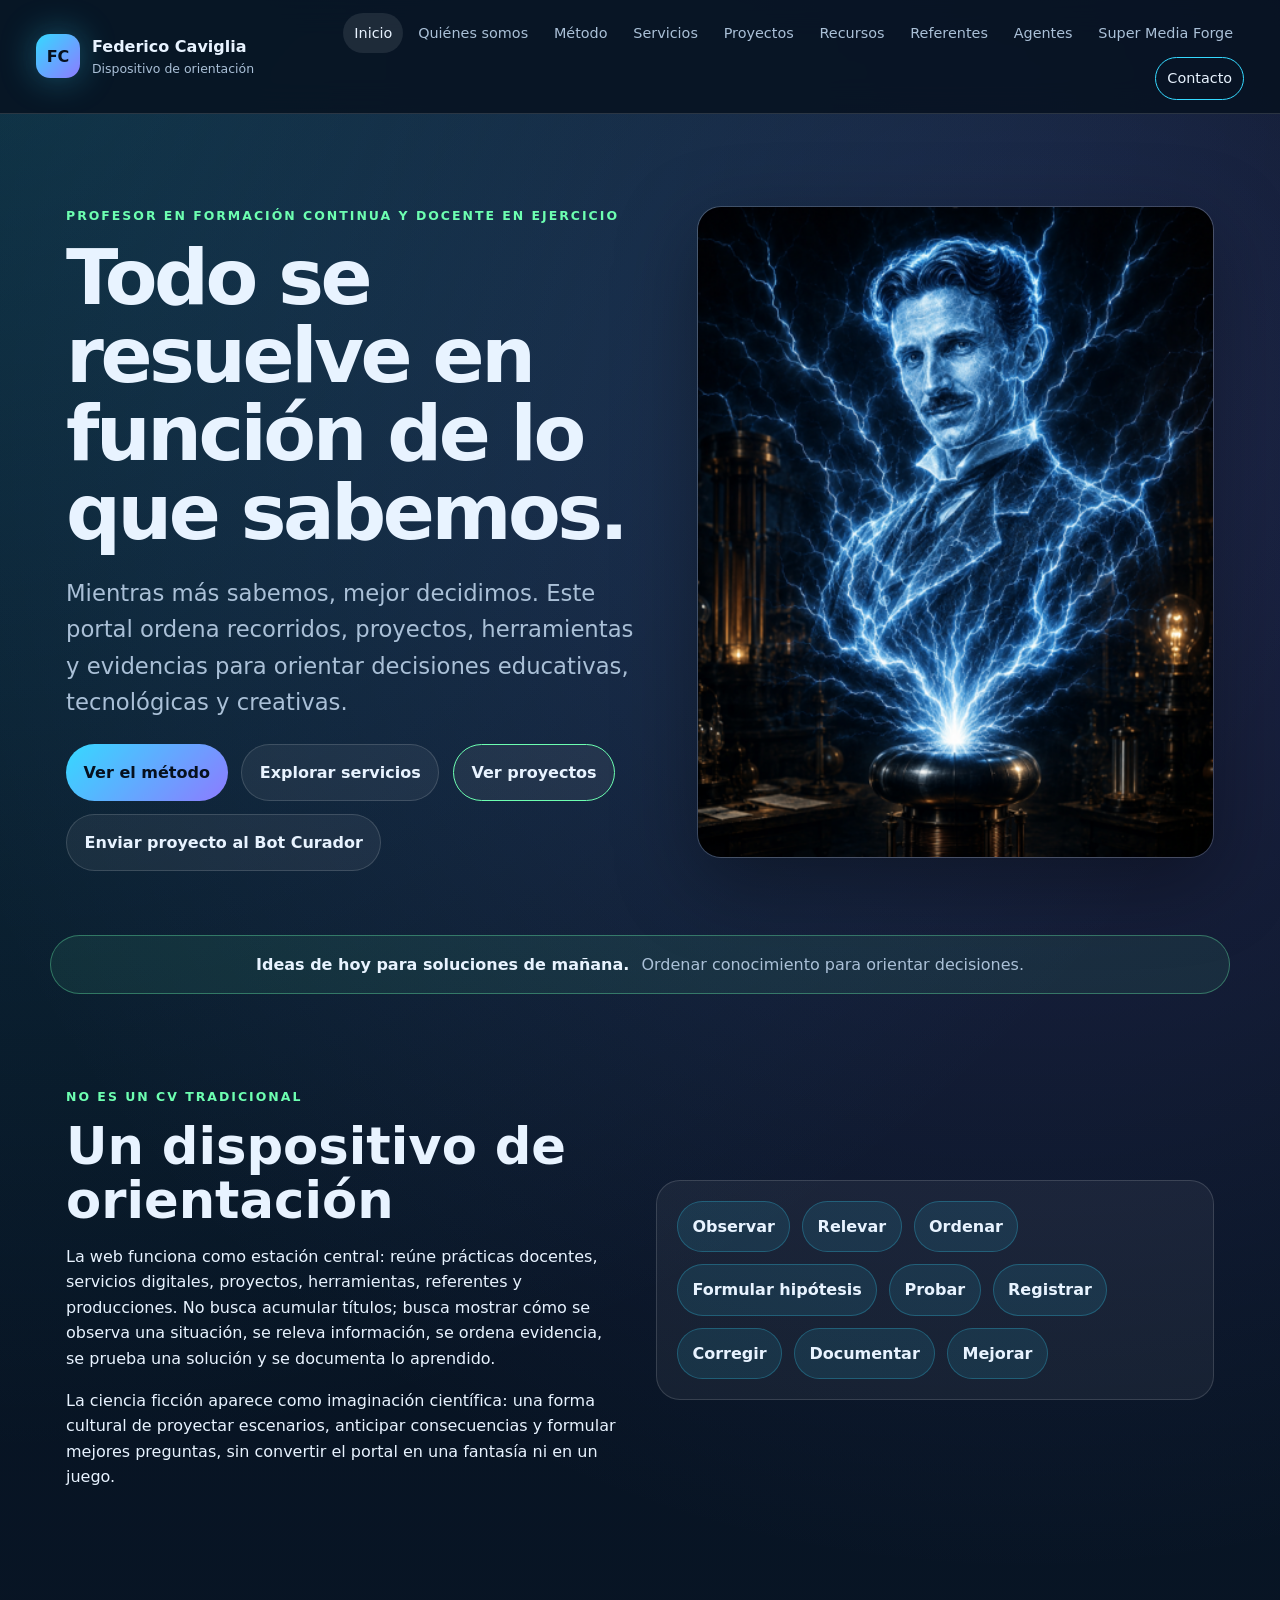
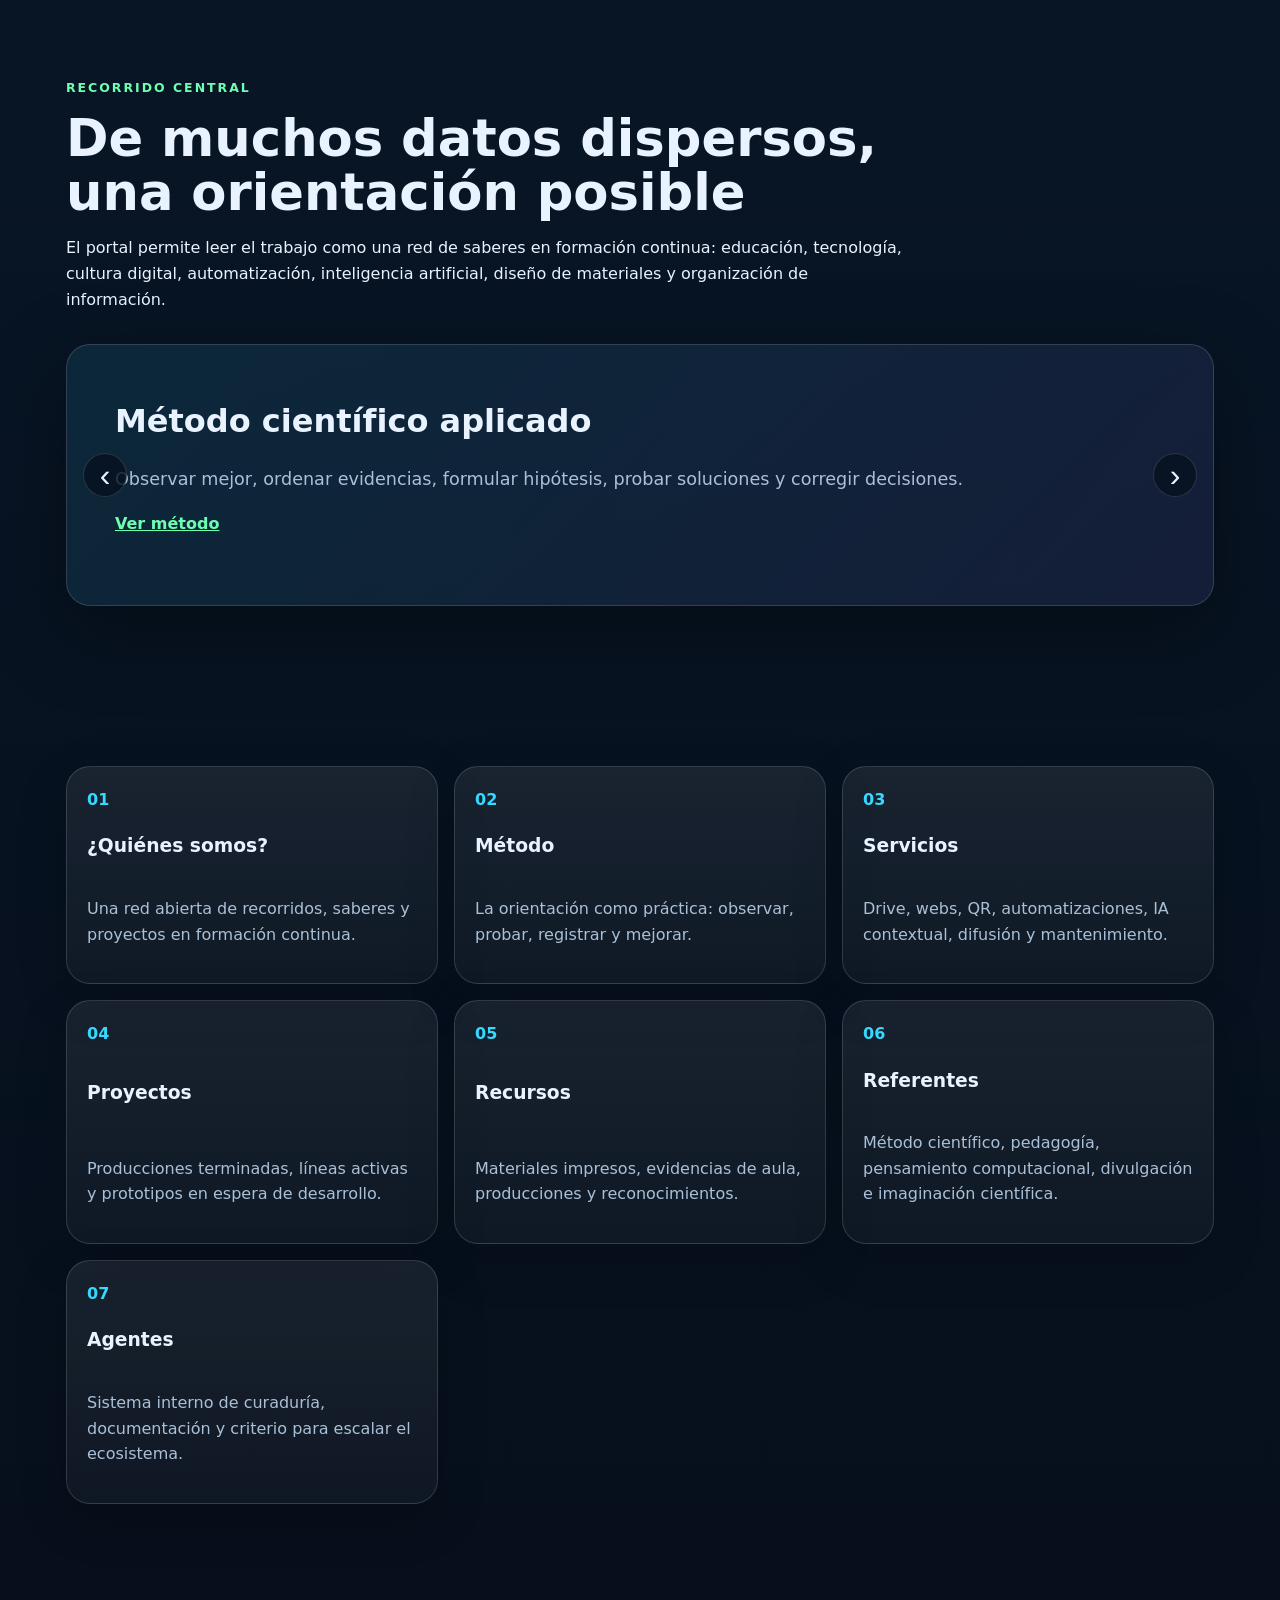
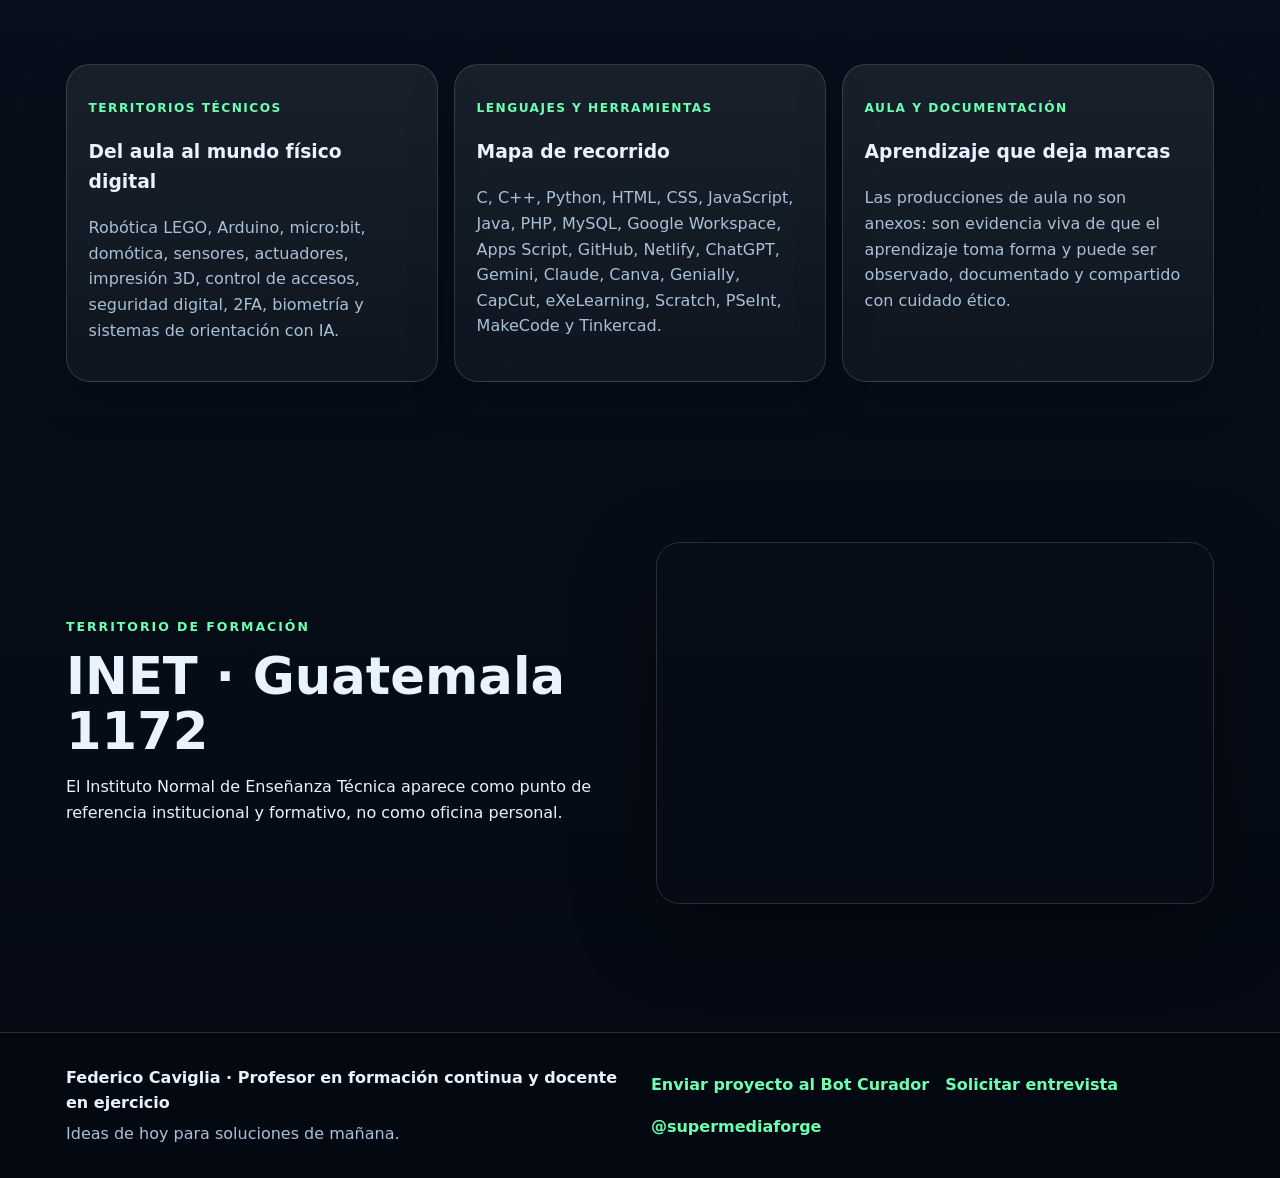
<file: index.html>
<!DOCTYPE html>
<html lang="es-UY">
<head>
  <meta charset="UTF-8" />
  <meta name="viewport" content="width=device-width, initial-scale=1.0" />
  <title>Inicio | Federico Caviglia</title>
  <meta name="description" content="Dispositivo de orientación docente, tecnológico y profesional basado en método científico." />
  <meta name="author" content="Federico Caviglia" />
  <meta name="theme-color" content="#07111f" />
  <meta property="og:title" content="Inicio | Federico Caviglia" />
  <meta property="og:description" content="Dispositivo de orientación docente, tecnológico y profesional basado en método científico." />
  <meta property="og:type" content="website" />
  <meta property="og:url" content="https://federico-caviglia.netlify.app/" />
  <meta property="og:image" content="https://federico-caviglia.netlify.app/assets/img/og-image.svg" />
  <meta name="twitter:card" content="summary_large_image" />
  <meta name="twitter:title" content="Inicio | Federico Caviglia" />
  <meta name="twitter:description" content="Dispositivo de orientación docente, tecnológico y profesional basado en método científico." />
  <meta name="twitter:image" content="https://federico-caviglia.netlify.app/assets/img/og-image.svg" />
  <link rel="preload" href="assets/css/styles.css" as="style" />
  <link rel="stylesheet" href="assets/css/styles.css" />
  <script defer src="assets/js/main.js"></script>
</head>
<body data-page="inicio">
  <a class="skip-link" href="#contenido">Saltar al contenido</a>
  <header class="site-header">
    <nav class="nav-shell" aria-label="Navegación principal">
      <a class="brand" href="index.html" aria-label="Inicio Federico Caviglia">
        <span class="brand-mark">FC</span>
        <span><strong>Federico Caviglia</strong><small>Dispositivo de orientación</small></span>
      </a>
      <button class="menu-toggle" aria-expanded="false" aria-controls="main-menu" aria-label="Abrir menú">☰</button>
      <div class="main-menu" id="main-menu">
        <a data-nav="inicio" href="index.html">Inicio</a><a data-nav="quienes-somos" href="pages/quienes-somos.html">Quiénes somos</a><a data-nav="metodo" href="pages/metodo.html">Método</a><a data-nav="servicios" href="pages/servicios.html">Servicios</a><a data-nav="proyectos" href="pages/proyectos.html">Proyectos</a><a data-nav="recursos" href="pages/recursos.html">Recursos</a><a data-nav="referentes" href="pages/referentes.html">Referentes</a><a data-nav="agentes" href="pages/agentes.html">Agentes</a><a data-nav="supermediaforge" href="pages/supermediaforge.html">Super Media Forge</a><a class="nav-cta" data-nav="contacto" href="pages/contacto.html">Contacto</a>
      </div>
    </nav>
  </header>
  <main id="contenido">

<section class="hero section-pad">
  <div class="hero-copy">
    <p class="eyebrow">Profesor en formación continua y docente en ejercicio</p>
    <h1>Todo se resuelve en función de lo que sabemos.</h1>
    <p class="lead">Mientras más sabemos, mejor decidimos. Este portal ordena recorridos, proyectos, herramientas y evidencias para orientar decisiones educativas, tecnológicas y creativas.</p>
    <div class="hero-actions">
      <a class="btn primary" href="pages/metodo.html">Ver el método</a>
      <a class="btn" href="pages/servicios.html">Explorar servicios</a>
      <a class="btn ghost" href="pages/proyectos.html">Ver proyectos</a>
      <a class="btn" href="https://docs.google.com/forms/d/127QN4ttINd4WQcFgQw_6OM-tnfXb4bcBUlaTo1_mcp4/viewform" target="_blank" rel="noopener">Enviar proyecto al Bot Curador</a>
    </div>
  </div>
  <div class="hero-visual card-glow">
    <img src="assets/img/hero-captain.png" alt="Imagen conceptual de laboratorio, energía azul e imaginación tecnológica" />
  </div>
</section>
<section class="concept-ribbon">
  <strong>Ideas de hoy para soluciones de mañana.</strong>
  <span>Ordenar conocimiento para orientar decisiones.</span>
</section>
<section class="section-pad split">
  <div>
    <p class="eyebrow">No es un CV tradicional</p>
    <h2>Un dispositivo de orientación</h2>
    <p>La web funciona como estación central: reúne prácticas docentes, servicios digitales, proyectos, herramientas, referentes y producciones. No busca acumular títulos; busca mostrar cómo se observa una situación, se releva información, se ordena evidencia, se prueba una solución y se documenta lo aprendido.</p>
    <p>La ciencia ficción aparece como imaginación científica: una forma cultural de proyectar escenarios, anticipar consecuencias y formular mejores preguntas, sin convertir el portal en una fantasía ni en un juego.</p>
  </div>
  <div class="method-stack">
    <span>Observar</span><span>Relevar</span><span>Ordenar</span><span>Formular hipótesis</span><span>Probar</span><span>Registrar</span><span>Corregir</span><span>Documentar</span><span>Mejorar</span>
  </div>
</section>
<section class="section-pad">
  <div class="section-head">
    <p class="eyebrow">Recorrido central</p>
    <h2>De muchos datos dispersos, una orientación posible</h2>
    <p>El portal permite leer el trabajo como una red de saberes en formación continua: educación, tecnología, cultura digital, automatización, inteligencia artificial, diseño de materiales y organización de información.</p>
  </div>
  <div class="carousel" aria-label="Carrusel de territorios de trabajo">
    <button class="carousel-btn prev" aria-label="Imagen anterior">‹</button>
    <div class="slides">
      <article class="slide active"><h3>Método científico aplicado</h3><p>Observar mejor, ordenar evidencias, formular hipótesis, probar soluciones y corregir decisiones.</p><a href="pages/metodo.html">Ver método</a></article>
      <article class="slide"><h3>E pluribus unum</h3><p>De muchos archivos, usuarios y materiales dispersos: una colección digital curada, indexada y usable.</p><a href="pages/servicios.html">Ver servicios</a></article>
      <article class="slide"><h3>Recursos y evidencias de aula</h3><p>Guías, rúbricas, consignas, planificaciones, pizarrones colectivos y producciones sin datos personales.</p><a href="pages/recursos.html">Ver recursos</a></article>
      <article class="slide"><h3>Super Media Forge</h3><p>Departamento creativo: guion, narración, miniaturas, banners, edición, divulgación y circulación digital.</p><a href="pages/supermediaforge.html">Ver departamento</a></article>
    </div>
    <button class="carousel-btn next" aria-label="Imagen siguiente">›</button>
  </div>
</section>
<section class="section-pad compact-grid">
  <a class="portal-card" href="pages/quienes-somos.html"><span>01</span><h3>¿Quiénes somos?</h3><p>Una red abierta de recorridos, saberes y proyectos en formación continua.</p></a>
  <a class="portal-card" href="pages/metodo.html"><span>02</span><h3>Método</h3><p>La orientación como práctica: observar, probar, registrar y mejorar.</p></a>
  <a class="portal-card" href="pages/servicios.html"><span>03</span><h3>Servicios</h3><p>Drive, webs, QR, automatizaciones, IA contextual, difusión y mantenimiento.</p></a>
  <a class="portal-card" href="pages/proyectos.html"><span>04</span><h3>Proyectos</h3><p>Producciones terminadas, líneas activas y prototipos en espera de desarrollo.</p></a>
  <a class="portal-card" href="pages/recursos.html"><span>05</span><h3>Recursos</h3><p>Materiales impresos, evidencias de aula, producciones y reconocimientos.</p></a>
  <a class="portal-card" href="pages/referentes.html"><span>06</span><h3>Referentes</h3><p>Método científico, pedagogía, pensamiento computacional, divulgación e imaginación científica.</p></a>
  <a class="portal-card" href="pages/agentes.html"><span>07</span><h3>Agentes</h3><p>Sistema interno de curaduría, documentación y criterio para escalar el ecosistema.</p></a>
</section>
<section class="section-pad cards-grid">
  <article class="card feature"><p class="card-tag">Territorios técnicos</p><h3>Del aula al mundo físico digital</h3><p>Robótica LEGO, Arduino, micro:bit, domótica, sensores, actuadores, impresión 3D, control de accesos, seguridad digital, 2FA, biometría y sistemas de orientación con IA.</p></article>
  <article class="card feature"><p class="card-tag">Lenguajes y herramientas</p><h3>Mapa de recorrido</h3><p>C, C++, Python, HTML, CSS, JavaScript, Java, PHP, MySQL, Google Workspace, Apps Script, GitHub, Netlify, ChatGPT, Gemini, Claude, Canva, Genially, CapCut, eXeLearning, Scratch, PSeInt, MakeCode y Tinkercad.</p></article>
  <article class="card feature"><p class="card-tag">Aula y documentación</p><h3>Aprendizaje que deja marcas</h3><p>Las producciones de aula no son anexos: son evidencia viva de que el aprendizaje toma forma y puede ser observado, documentado y compartido con cuidado ético.</p></article>
</section>
<section class="section-pad split" id="mapa-inet">
  <div>
    <p class="eyebrow">Territorio de formación</p>
    <h2>INET · Guatemala 1172</h2>
    <p>El Instituto Normal de Enseñanza Técnica aparece como punto de referencia institucional y formativo, no como oficina personal.</p>
  </div>
  <div class="map-card">
    <iframe title="Mapa de INET, Guatemala 1172, Montevideo" loading="lazy" referrerpolicy="no-referrer-when-downgrade" src="https://www.google.com/maps?q=Guatemala%201172%2C%20Montevideo%2C%20Uruguay&output=embed"></iframe>
  </div>
</section>
</main>
  <footer class="site-footer">
    <div class="footer-grid">
      <div>
        <strong>Federico Caviglia · Profesor en formación continua y docente en ejercicio</strong>
        <p>Ideas de hoy para soluciones de mañana.</p>
      </div>
      <div class="footer-links">
        <a href="https://docs.google.com/forms/d/127QN4ttINd4WQcFgQw_6OM-tnfXb4bcBUlaTo1_mcp4/viewform" target="_blank" rel="noopener">Enviar proyecto al Bot Curador</a>
        <a href="mailto:federico.caviglia@docente.ceibail.edu.uy?subject=Solicitud%20de%20entrevista&body=Hola%20Federico%2C%20quiero%20conversar%20sobre%20un%20proyecto.%0A%0ANombre%3A%0ATipo%20de%20proyecto%3A%0AObjetivo%20principal%3A%0AMateriales%20disponibles%3A">Solicitar entrevista</a>
        <a href="https://youtube.com/@supermediaforge" target="_blank" rel="noopener">@supermediaforge</a>
      </div>
    </div>
  </footer>
</body>
</html>
</file>
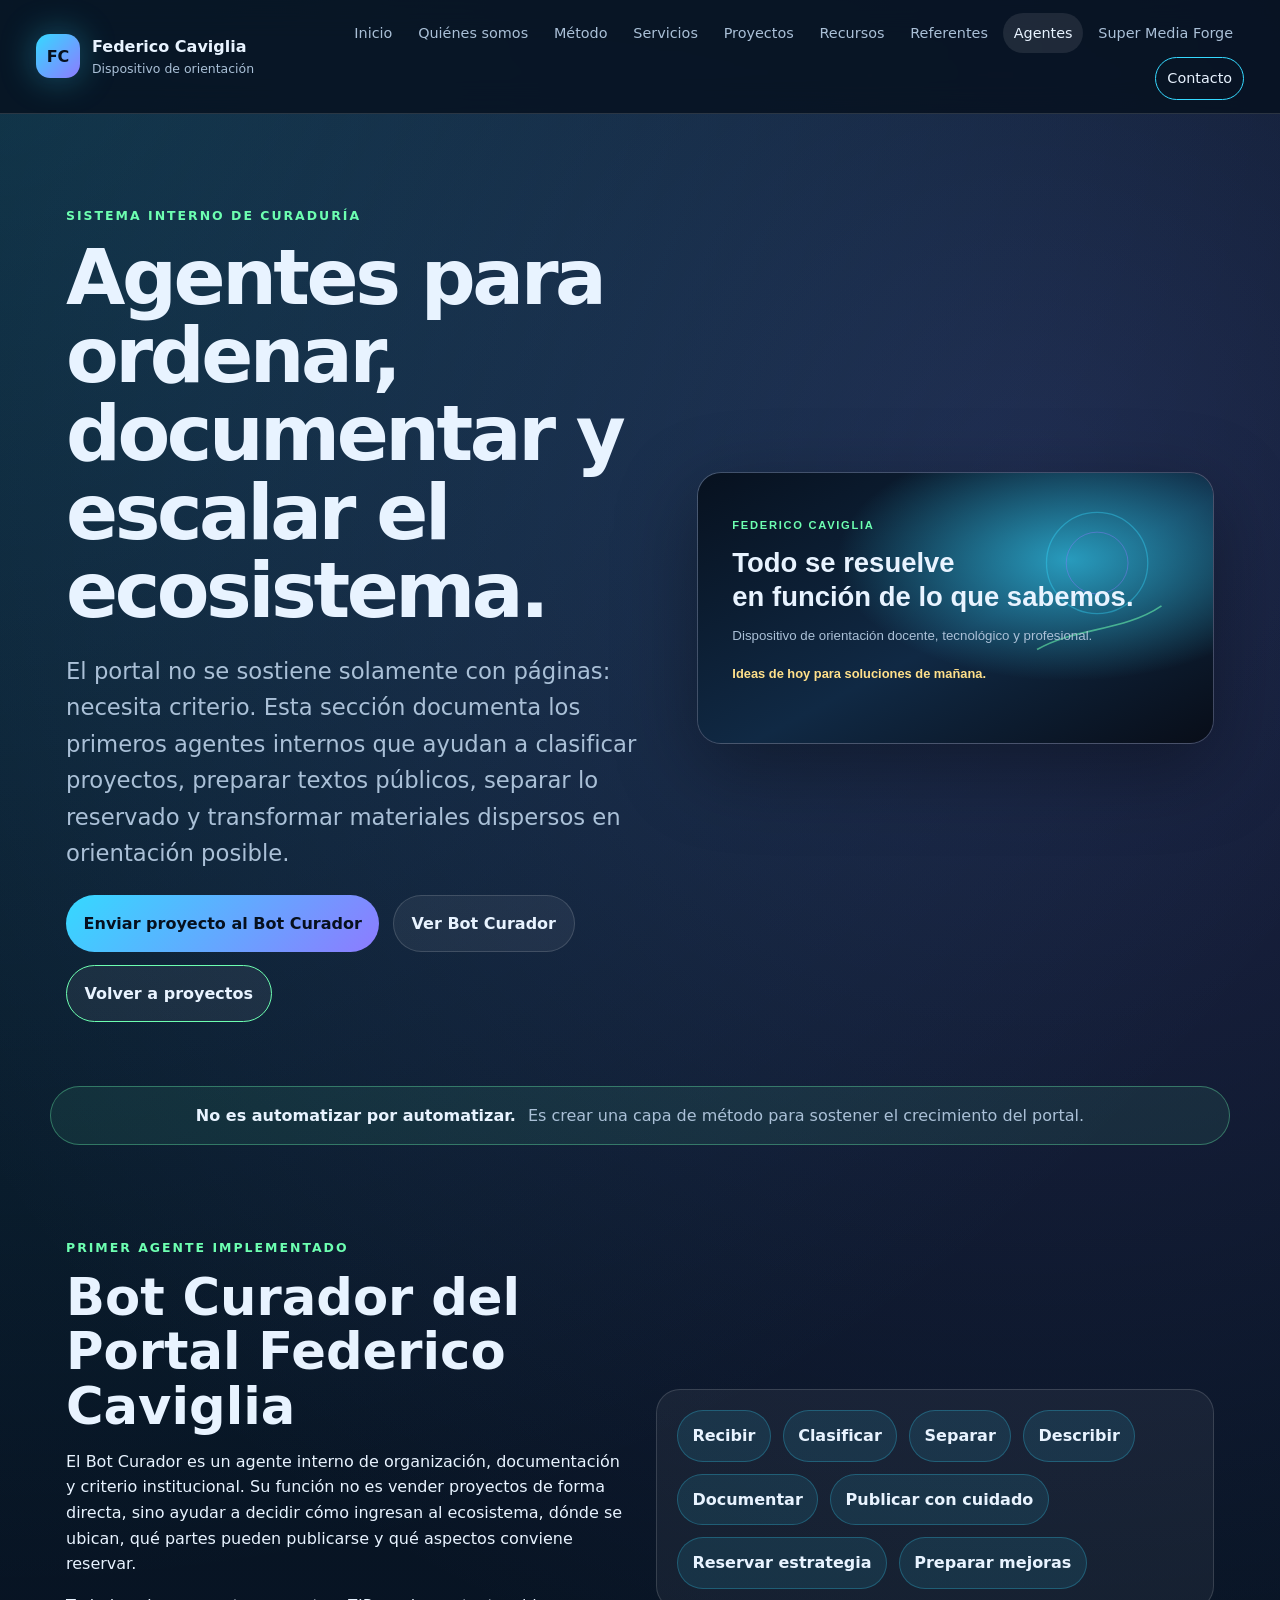
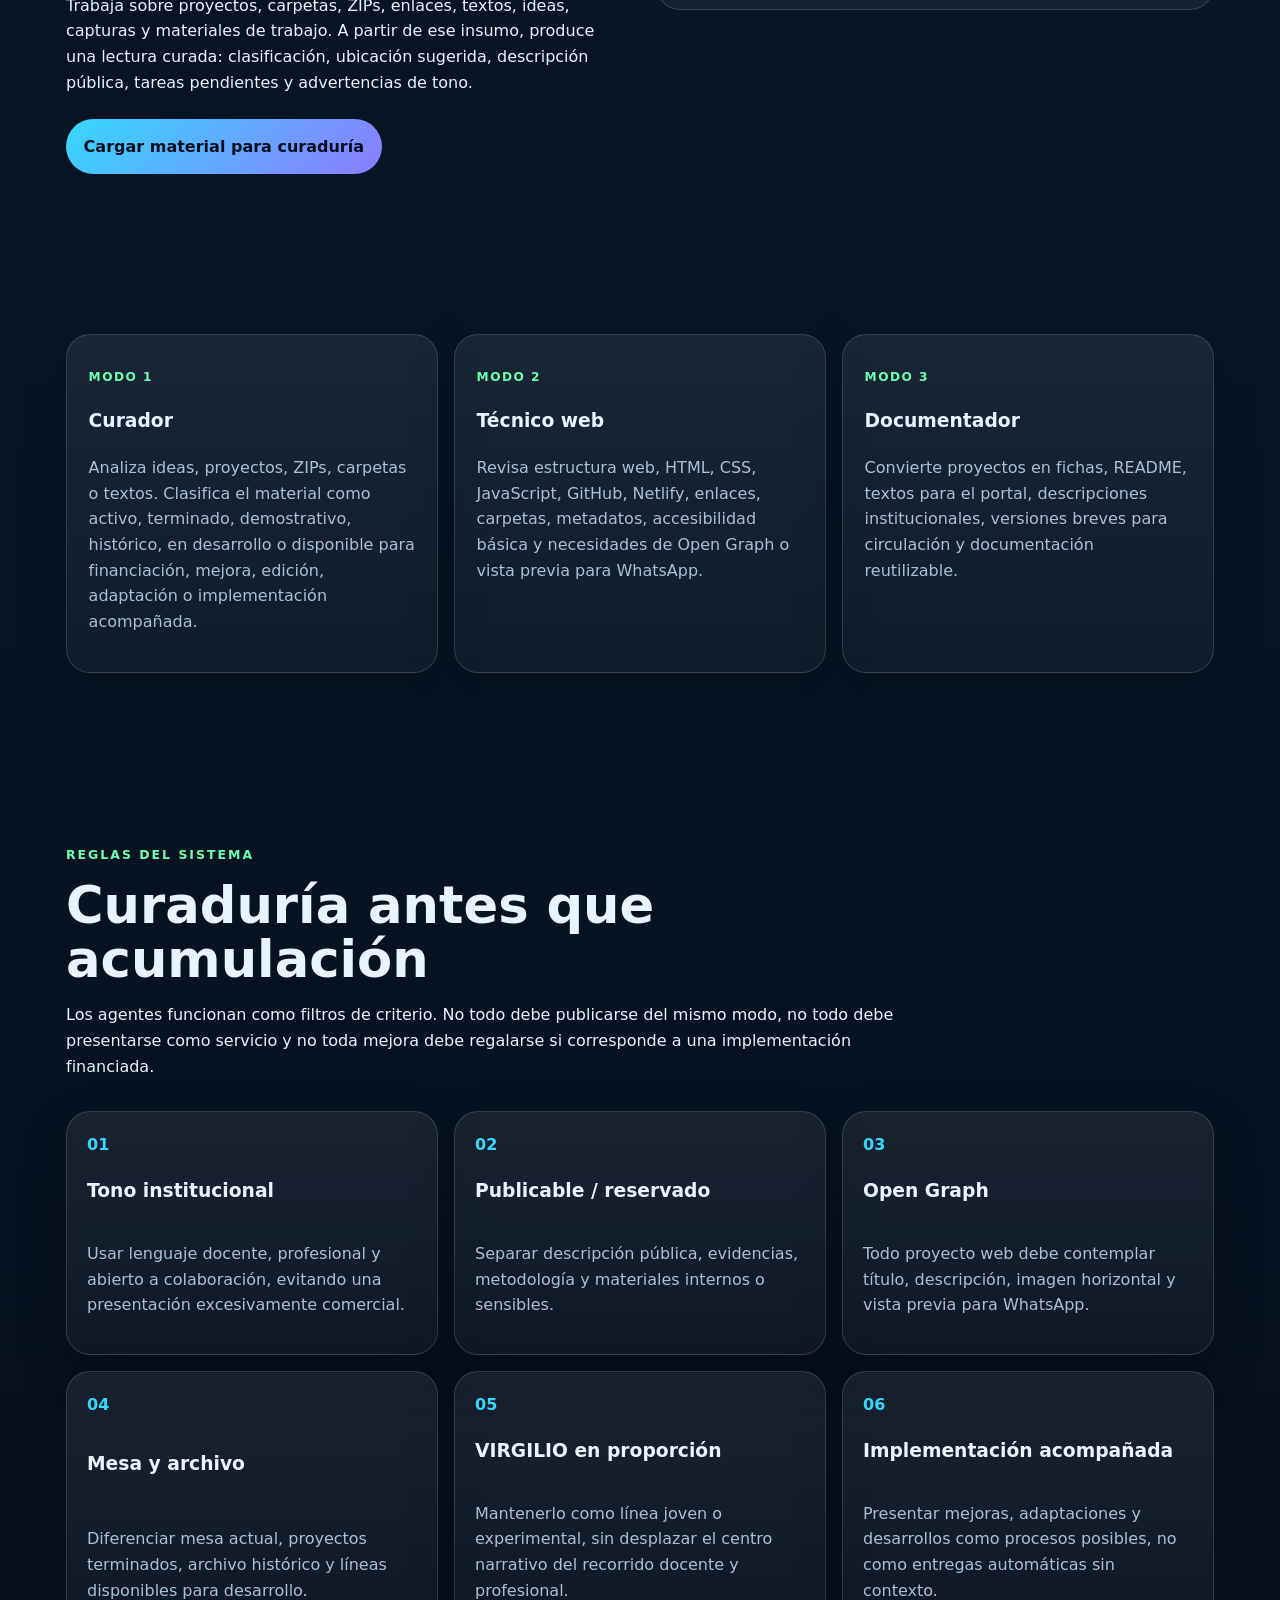
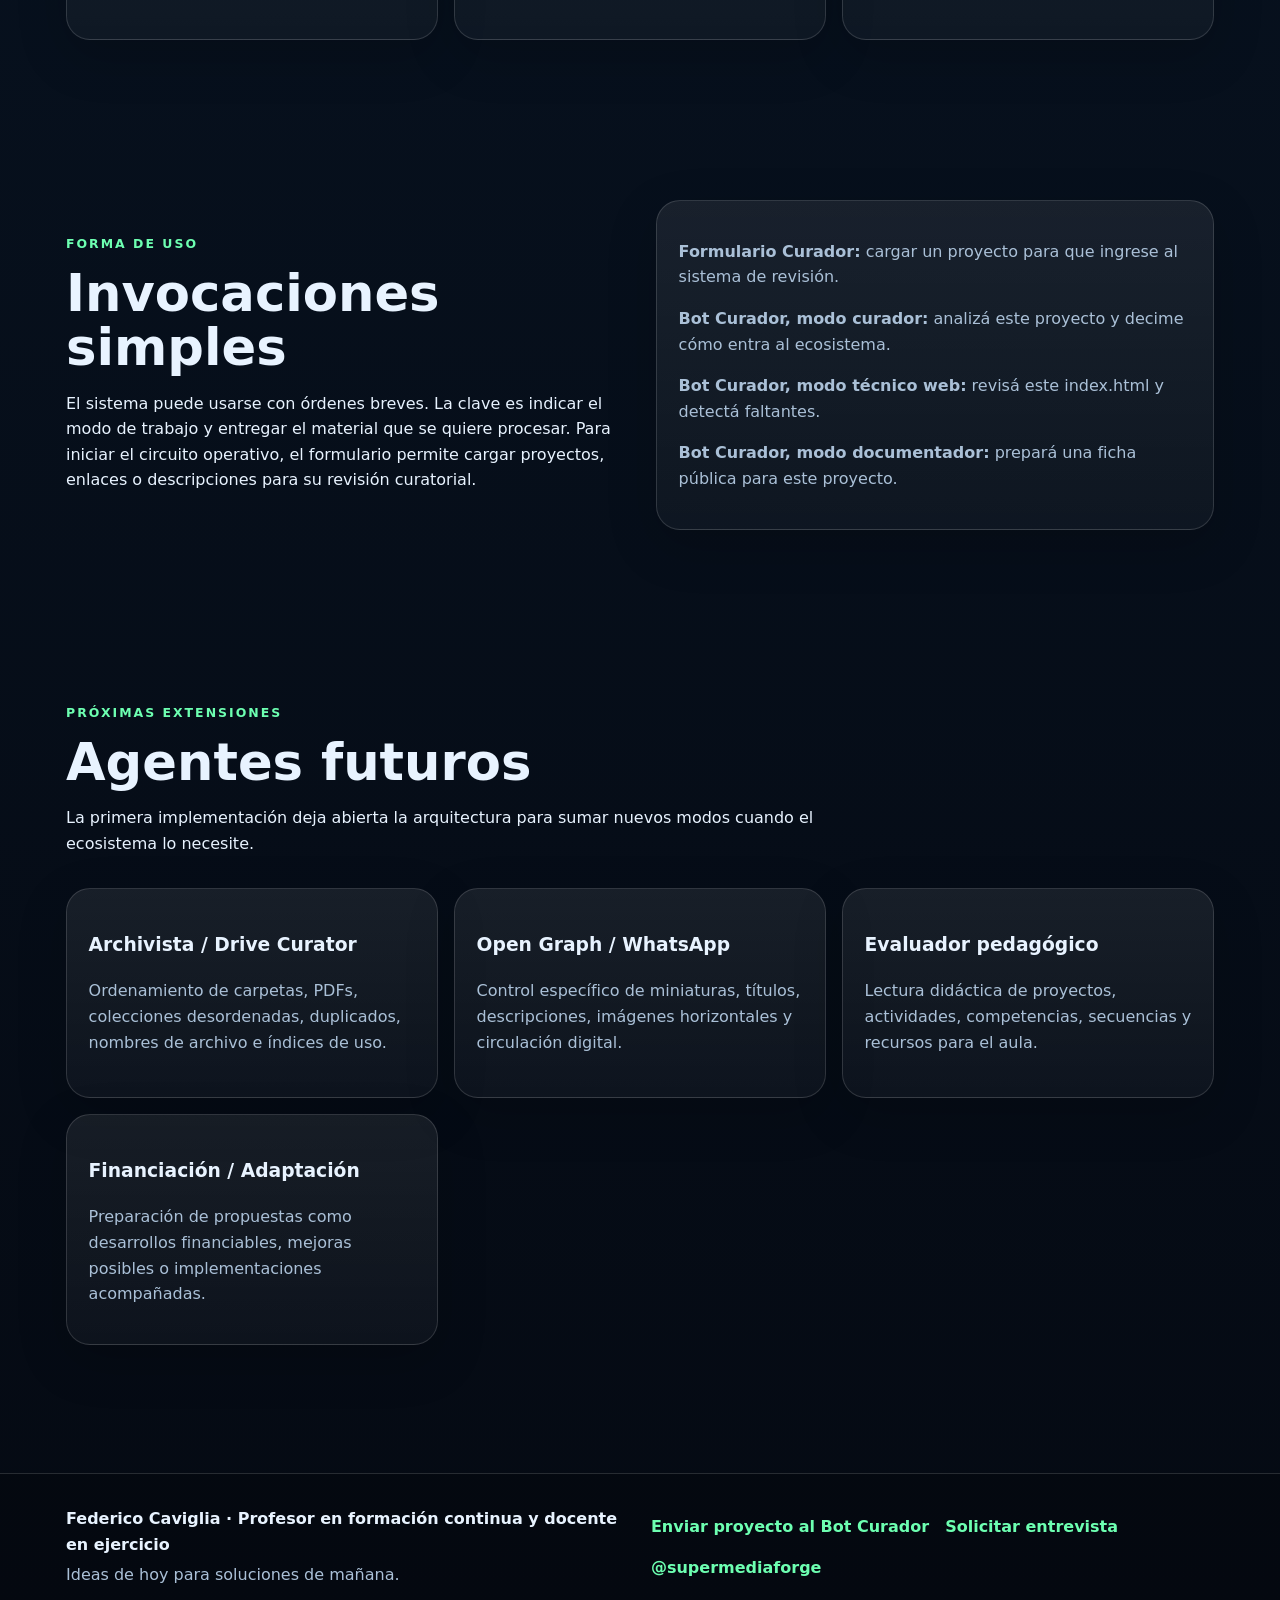
<file: pages/agentes.html>
<!DOCTYPE html>
<html lang="es-UY">
<head>
  <meta charset="UTF-8" />
  <meta name="viewport" content="width=device-width, initial-scale=1.0" />
  <title>Agentes internos | Federico Caviglia</title>
  <meta name="description" content="Sistema de agentes internos para curar, documentar y escalar el ecosistema educativo, web y profesional de Federico Caviglia." />
  <meta name="author" content="Federico Caviglia" />
  <meta name="theme-color" content="#07111f" />

  <meta property="og:title" content="Agentes internos | Federico Caviglia" />
  <meta property="og:description" content="Bot Curador, modo técnico web y modo documentador para ordenar proyectos, separar lo publicable de lo reservado y sostener el crecimiento del portal." />
  <meta property="og:type" content="website" />
  <meta property="og:url" content="https://federico-caviglia.netlify.app/pages/agentes.html" />
  <meta property="og:image" content="https://federico-caviglia.netlify.app/assets/img/og-image.svg" />

  <meta name="twitter:card" content="summary_large_image" />
  <meta name="twitter:title" content="Agentes internos | Federico Caviglia" />
  <meta name="twitter:description" content="Sistema de agentes internos para curar, documentar y escalar el ecosistema Federico Caviglia." />
  <meta name="twitter:image" content="https://federico-caviglia.netlify.app/assets/img/og-image.svg" />

  <link rel="preload" href="../assets/css/styles.css" as="style" />
  <link rel="stylesheet" href="../assets/css/styles.css" />
  <script defer src="../assets/js/main.js"></script>
</head>
<body data-page="agentes">
  <a class="skip-link" href="#contenido">Saltar al contenido</a>

  <header class="site-header">
    <nav class="nav-shell" aria-label="Navegación principal">
      <a class="brand" href="../index.html" aria-label="Inicio Federico Caviglia">
        <span class="brand-mark">FC</span>
        <span><strong>Federico Caviglia</strong><small>Dispositivo de orientación</small></span>
      </a>

      <button class="menu-toggle" aria-expanded="false" aria-controls="main-menu" aria-label="Abrir menú">☰</button>

      <div class="main-menu" id="main-menu">
        <a data-nav="inicio" href="../index.html">Inicio</a>
        <a data-nav="quienes-somos" href="quienes-somos.html">Quiénes somos</a>
        <a data-nav="metodo" href="metodo.html">Método</a>
        <a data-nav="servicios" href="servicios.html">Servicios</a>
        <a data-nav="proyectos" href="proyectos.html">Proyectos</a>
        <a data-nav="recursos" href="recursos.html">Recursos</a>
        <a data-nav="referentes" href="referentes.html">Referentes</a>
        <a data-nav="agentes" href="agentes.html">Agentes</a>
        <a data-nav="supermediaforge" href="supermediaforge.html">Super Media Forge</a>
        <a class="nav-cta" data-nav="contacto" href="contacto.html">Contacto</a>
      </div>
    </nav>
  </header>

  <main id="contenido">
    <section class="hero section-pad">
      <div class="hero-copy">
        <p class="eyebrow">Sistema interno de curaduría</p>
        <h1>Agentes para ordenar, documentar y escalar el ecosistema.</h1>
        <p class="lead">El portal no se sostiene solamente con páginas: necesita criterio. Esta sección documenta los primeros agentes internos que ayudan a clasificar proyectos, preparar textos públicos, separar lo reservado y transformar materiales dispersos en orientación posible.</p>
        <div class="hero-actions">
          <a class="btn primary" href="https://docs.google.com/forms/d/127QN4ttINd4WQcFgQw_6OM-tnfXb4bcBUlaTo1_mcp4/viewform" target="_blank" rel="noopener">Enviar proyecto al Bot Curador</a>
          <a class="btn" href="#bot-curador">Ver Bot Curador</a>
          <a class="btn ghost" href="proyectos.html">Volver a proyectos</a>
        </div>
      </div>

      <div class="hero-visual card-glow">
        <img src="../assets/img/og-image.svg" alt="Imagen conceptual del ecosistema Federico Caviglia" />
      </div>
    </section>

    <section class="concept-ribbon">
      <strong>No es automatizar por automatizar.</strong>
      <span>Es crear una capa de método para sostener el crecimiento del portal.</span>
    </section>

    <section class="section-pad split" id="bot-curador">
      <div>
        <p class="eyebrow">Primer agente implementado</p>
        <h2>Bot Curador del Portal Federico Caviglia</h2>
        <p>El Bot Curador es un agente interno de organización, documentación y criterio institucional. Su función no es vender proyectos de forma directa, sino ayudar a decidir cómo ingresan al ecosistema, dónde se ubican, qué partes pueden publicarse y qué aspectos conviene reservar.</p>
        <p>Trabaja sobre proyectos, carpetas, ZIPs, enlaces, textos, ideas, capturas y materiales de trabajo. A partir de ese insumo, produce una lectura curada: clasificación, ubicación sugerida, descripción pública, tareas pendientes y advertencias de tono.</p>
        <div class="hero-actions">
          <a class="btn primary" href="https://docs.google.com/forms/d/127QN4ttINd4WQcFgQw_6OM-tnfXb4bcBUlaTo1_mcp4/viewform" target="_blank" rel="noopener">Cargar material para curaduría</a>
        </div>
      </div>

      <div class="method-stack">
        <span>Recibir</span>
        <span>Clasificar</span>
        <span>Separar</span>
        <span>Describir</span>
        <span>Documentar</span>
        <span>Publicar con cuidado</span>
        <span>Reservar estrategia</span>
        <span>Preparar mejoras</span>
      </div>
    </section>

    <section class="section-pad cards-grid" id="modos">
      <article class="card feature">
        <p class="card-tag">Modo 1</p>
        <h3>Curador</h3>
        <p>Analiza ideas, proyectos, ZIPs, carpetas o textos. Clasifica el material como activo, terminado, demostrativo, histórico, en desarrollo o disponible para financiación, mejora, edición, adaptación o implementación acompañada.</p>
      </article>

      <article class="card feature">
        <p class="card-tag">Modo 2</p>
        <h3>Técnico web</h3>
        <p>Revisa estructura web, HTML, CSS, JavaScript, GitHub, Netlify, enlaces, carpetas, metadatos, accesibilidad básica y necesidades de Open Graph o vista previa para WhatsApp.</p>
      </article>

      <article class="card feature">
        <p class="card-tag">Modo 3</p>
        <h3>Documentador</h3>
        <p>Convierte proyectos en fichas, README, textos para el portal, descripciones institucionales, versiones breves para circulación y documentación reutilizable.</p>
      </article>
    </section>

    <section class="section-pad">
      <div class="section-head">
        <p class="eyebrow">Reglas del sistema</p>
        <h2>Curaduría antes que acumulación</h2>
        <p>Los agentes funcionan como filtros de criterio. No todo debe publicarse del mismo modo, no todo debe presentarse como servicio y no toda mejora debe regalarse si corresponde a una implementación financiada.</p>
      </div>

      <div class="compact-grid">
        <article class="portal-card"><span>01</span><h3>Tono institucional</h3><p>Usar lenguaje docente, profesional y abierto a colaboración, evitando una presentación excesivamente comercial.</p></article>
        <article class="portal-card"><span>02</span><h3>Publicable / reservado</h3><p>Separar descripción pública, evidencias, metodología y materiales internos o sensibles.</p></article>
        <article class="portal-card"><span>03</span><h3>Open Graph</h3><p>Todo proyecto web debe contemplar título, descripción, imagen horizontal y vista previa para WhatsApp.</p></article>
        <article class="portal-card"><span>04</span><h3>Mesa y archivo</h3><p>Diferenciar mesa actual, proyectos terminados, archivo histórico y líneas disponibles para desarrollo.</p></article>
        <article class="portal-card"><span>05</span><h3>VIRGILIO en proporción</h3><p>Mantenerlo como línea joven o experimental, sin desplazar el centro narrativo del recorrido docente y profesional.</p></article>
        <article class="portal-card"><span>06</span><h3>Implementación acompañada</h3><p>Presentar mejoras, adaptaciones y desarrollos como procesos posibles, no como entregas automáticas sin contexto.</p></article>
      </div>
    </section>

    <section class="section-pad split">
      <div>
        <p class="eyebrow">Forma de uso</p>
        <h2>Invocaciones simples</h2>
        <p>El sistema puede usarse con órdenes breves. La clave es indicar el modo de trabajo y entregar el material que se quiere procesar. Para iniciar el circuito operativo, el formulario permite cargar proyectos, enlaces o descripciones para su revisión curatorial.</p>
      </div>

      <div class="card feature">
        <p><strong>Formulario Curador:</strong> cargar un proyecto para que ingrese al sistema de revisión.</p>
        <p><strong>Bot Curador, modo curador:</strong> analizá este proyecto y decime cómo entra al ecosistema.</p>
        <p><strong>Bot Curador, modo técnico web:</strong> revisá este index.html y detectá faltantes.</p>
        <p><strong>Bot Curador, modo documentador:</strong> prepará una ficha pública para este proyecto.</p>
      </div>
    </section>

    <section class="section-pad">
      <div class="section-head">
        <p class="eyebrow">Próximas extensiones</p>
        <h2>Agentes futuros</h2>
        <p>La primera implementación deja abierta la arquitectura para sumar nuevos modos cuando el ecosistema lo necesite.</p>
      </div>

      <div class="cards-grid">
        <article class="card"><h3>Archivista / Drive Curator</h3><p>Ordenamiento de carpetas, PDFs, colecciones desordenadas, duplicados, nombres de archivo e índices de uso.</p></article>
        <article class="card"><h3>Open Graph / WhatsApp</h3><p>Control específico de miniaturas, títulos, descripciones, imágenes horizontales y circulación digital.</p></article>
        <article class="card"><h3>Evaluador pedagógico</h3><p>Lectura didáctica de proyectos, actividades, competencias, secuencias y recursos para el aula.</p></article>
        <article class="card"><h3>Financiación / Adaptación</h3><p>Preparación de propuestas como desarrollos financiables, mejoras posibles o implementaciones acompañadas.</p></article>
      </div>
    </section>
  </main>

  <footer class="site-footer">
    <div class="footer-grid">
      <div>
        <strong>Federico Caviglia · Profesor en formación continua y docente en ejercicio</strong>
        <p>Ideas de hoy para soluciones de mañana.</p>
      </div>
      <div class="footer-links">
        <a href="https://docs.google.com/forms/d/127QN4ttINd4WQcFgQw_6OM-tnfXb4bcBUlaTo1_mcp4/viewform" target="_blank" rel="noopener">Enviar proyecto al Bot Curador</a>
        <a href="mailto:federico.caviglia@docente.ceibail.edu.uy?subject=Solicitud%20de%20entrevista&body=Hola%20Federico%2C%20quiero%20conversar%20sobre%20un%20proyecto.%0A%0ANombre%3A%0ATipo%20de%20proyecto%3A%0AObjetivo%20principal%3A%0AMateriales%20disponibles%3A">Solicitar entrevista</a>
        <a href="https://youtube.com/@supermediaforge" target="_blank" rel="noopener">@supermediaforge</a>
      </div>
    </div>
  </footer>
</body>
</html>
</file>
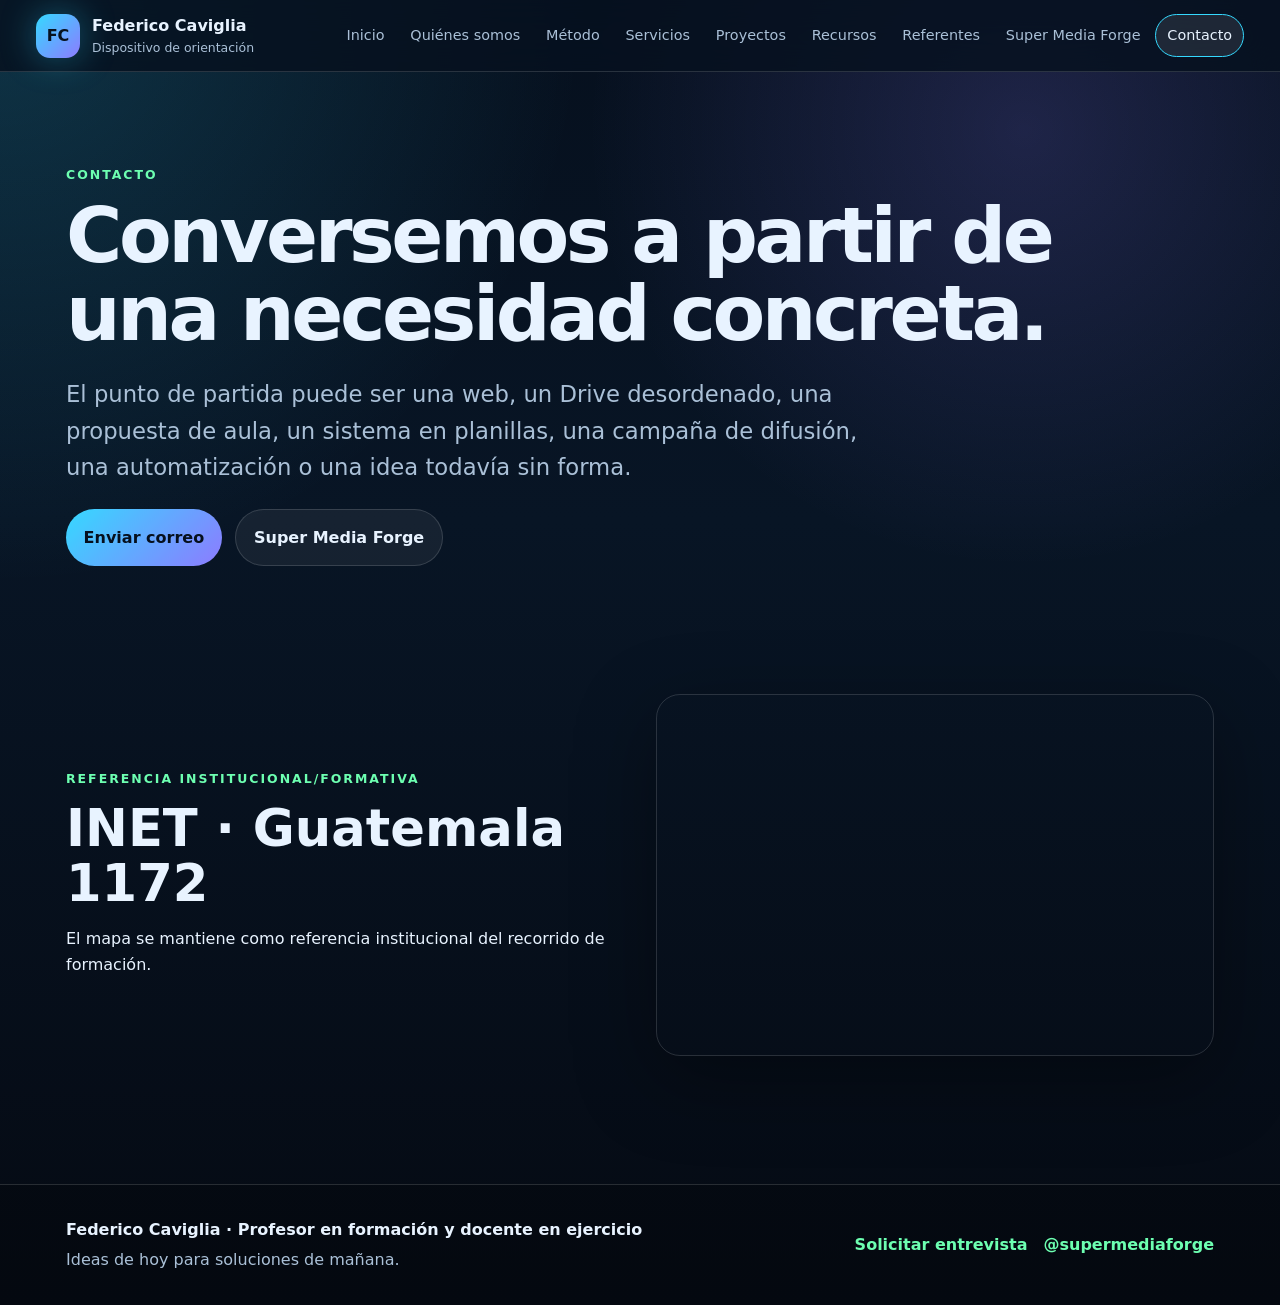
<file: pages/contacto.html>
<!DOCTYPE html>
<html lang="es-UY">
<head>
  <meta charset="UTF-8" />
  <meta name="viewport" content="width=device-width, initial-scale=1.0" />
  <title>Contacto | Federico Caviglia</title>
  <meta name="description" content="Contacto para proyectos educativos, tecnológicos, creativos y de organización digital." />
  <meta name="author" content="Federico Caviglia" />
  <meta name="theme-color" content="#07111f" />
  <meta property="og:title" content="Contacto | Federico Caviglia" />
  <meta property="og:description" content="Contacto para proyectos educativos, tecnológicos, creativos y de organización digital." />
  <meta property="og:type" content="website" />
  <meta property="og:url" content="https://federico-caviglia.netlify.app/" />
  <meta property="og:image" content="https://federico-caviglia.netlify.app/assets/img/og-image.svg" />
  <meta name="twitter:card" content="summary_large_image" />
  <meta name="twitter:title" content="Contacto | Federico Caviglia" />
  <meta name="twitter:description" content="Contacto para proyectos educativos, tecnológicos, creativos y de organización digital." />
  <meta name="twitter:image" content="https://federico-caviglia.netlify.app/assets/img/og-image.svg" />
  <link rel="preload" href="../assets/css/styles.css" as="style" />
  <link rel="stylesheet" href="../assets/css/styles.css" />
  <script defer src="../assets/js/main.js"></script>
</head>
<body data-page="contacto">
  <a class="skip-link" href="#contenido">Saltar al contenido</a>
  <header class="site-header">
    <nav class="nav-shell" aria-label="Navegación principal">
      <a class="brand" href="../index.html" aria-label="Inicio Federico Caviglia">
        <span class="brand-mark">FC</span>
        <span><strong>Federico Caviglia</strong><small>Dispositivo de orientación</small></span>
      </a>
      <button class="menu-toggle" aria-expanded="false" aria-controls="main-menu" aria-label="Abrir menú">☰</button>
      <div class="main-menu" id="main-menu">
        <a data-nav="inicio" href="../index.html">Inicio</a><a data-nav="quienes-somos" href="../pages/quienes-somos.html">Quiénes somos</a><a data-nav="metodo" href="../pages/metodo.html">Método</a><a data-nav="servicios" href="../pages/servicios.html">Servicios</a><a data-nav="proyectos" href="../pages/proyectos.html">Proyectos</a><a data-nav="recursos" href="../pages/recursos.html">Recursos</a><a data-nav="referentes" href="../pages/referentes.html">Referentes</a><a data-nav="supermediaforge" href="../pages/supermediaforge.html">Super Media Forge</a><a class="nav-cta" data-nav="contacto" href="../pages/contacto.html">Contacto</a>
      </div>
    </nav>
  </header>
  <main id="contenido">

<section class="page-hero section-pad"><p class="eyebrow">Contacto</p><h1>Conversemos a partir de una necesidad concreta.</h1><p class="lead">El punto de partida puede ser una web, un Drive desordenado, una propuesta de aula, un sistema en planillas, una campaña de difusión, una automatización o una idea todavía sin forma.</p><div class="hero-actions"><a class="btn primary" href="mailto:federico.caviglia@gmail.com?subject=Solicitud%20de%20entrevista&body=Hola%20Federico%2C%20quiero%20conversar%20sobre%20un%20proyecto.%0A%0ANombre%3A%0ATipo%20de%20proyecto%3A%0AObjetivo%20principal%3A%0AMateriales%20disponibles%3A">Enviar correo</a><a class="btn" href="https://youtube.com/@supermediaforge" target="_blank" rel="noopener">Super Media Forge</a></div></section>
<section class="section-pad split"><div><p class="eyebrow">Referencia institucional/formativa</p><h2>INET · Guatemala 1172</h2><p>El mapa se mantiene como referencia institucional del recorrido de formación.</p></div><div class="map-card"><iframe title="Mapa de INET, Guatemala 1172, Montevideo" loading="lazy" referrerpolicy="no-referrer-when-downgrade" src="https://www.google.com/maps?q=Guatemala%201172%2C%20Montevideo%2C%20Uruguay&output=embed"></iframe></div></section>
</main>
  <footer class="site-footer">
    <div class="footer-grid">
      <div>
        <strong>Federico Caviglia · Profesor en formación y docente en ejercicio</strong>
        <p>Ideas de hoy para soluciones de mañana.</p>
      </div>
      <div class="footer-links">
        <a href="mailto:federico.caviglia@gmail.com?subject=Solicitud%20de%20entrevista&body=Hola%20Federico%2C%20quiero%20conversar%20sobre%20un%20proyecto.%0A%0ANombre%3A%0ATipo%20de%20proyecto%3A%0AObjetivo%20principal%3A%0AMateriales%20disponibles%3A">Solicitar entrevista</a>
        <a href="https://youtube.com/@supermediaforge" target="_blank" rel="noopener">@supermediaforge</a>
      </div>
    </div>
  </footer>
</body>
</html>
</file>
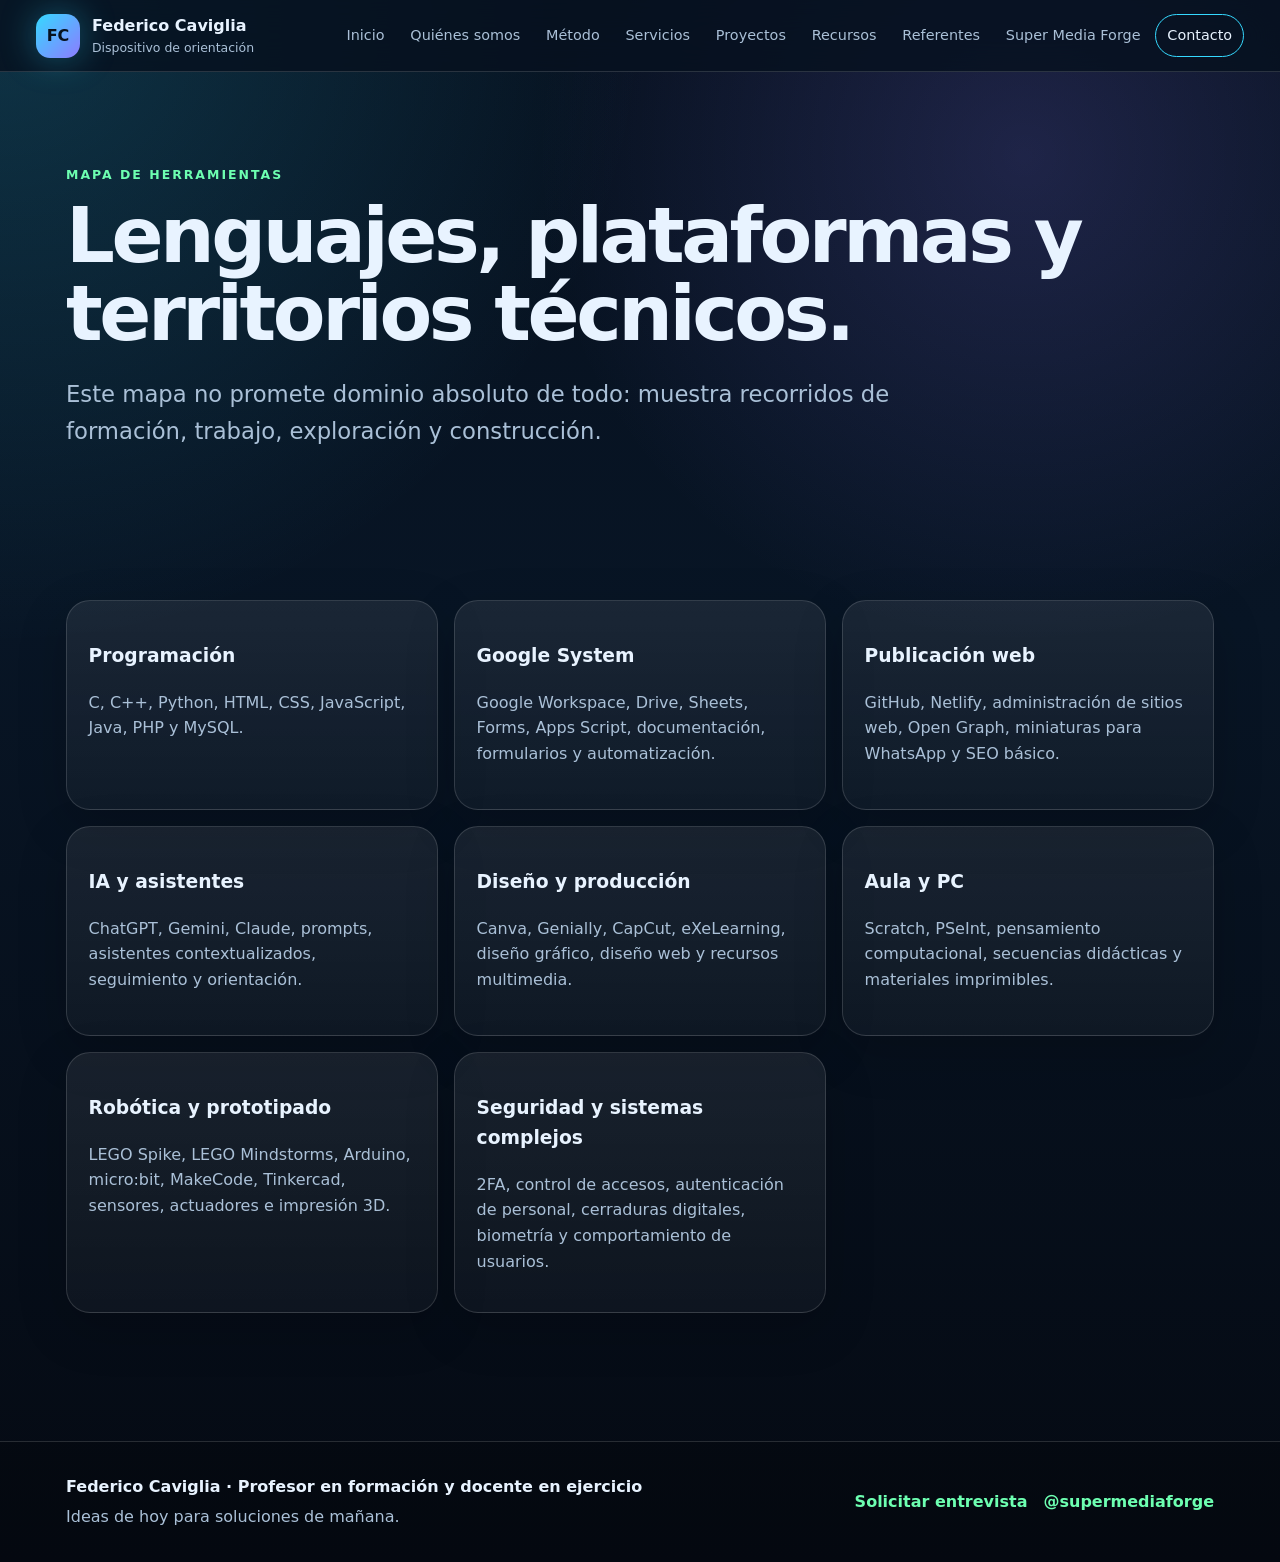
<file: pages/herramientas.html>
<!DOCTYPE html>
<html lang="es-UY">
<head>
  <meta charset="UTF-8" />
  <meta name="viewport" content="width=device-width, initial-scale=1.0" />
  <title>Herramientas | Federico Caviglia</title>
  <meta name="description" content="Mapa de lenguajes, plataformas, IA, robótica, seguridad digital y diseño." />
  <meta name="author" content="Federico Caviglia" />
  <meta name="theme-color" content="#07111f" />
  <meta property="og:title" content="Herramientas | Federico Caviglia" />
  <meta property="og:description" content="Mapa de lenguajes, plataformas, IA, robótica, seguridad digital y diseño." />
  <meta property="og:type" content="website" />
  <meta property="og:url" content="https://federico-caviglia.netlify.app/" />
  <meta property="og:image" content="https://federico-caviglia.netlify.app/assets/img/og-image.svg" />
  <meta name="twitter:card" content="summary_large_image" />
  <meta name="twitter:title" content="Herramientas | Federico Caviglia" />
  <meta name="twitter:description" content="Mapa de lenguajes, plataformas, IA, robótica, seguridad digital y diseño." />
  <meta name="twitter:image" content="https://federico-caviglia.netlify.app/assets/img/og-image.svg" />
  <link rel="preload" href="../assets/css/styles.css" as="style" />
  <link rel="stylesheet" href="../assets/css/styles.css" />
  <script defer src="../assets/js/main.js"></script>
</head>
<body data-page="herramientas">
  <a class="skip-link" href="#contenido">Saltar al contenido</a>
  <header class="site-header">
    <nav class="nav-shell" aria-label="Navegación principal">
      <a class="brand" href="../index.html" aria-label="Inicio Federico Caviglia">
        <span class="brand-mark">FC</span>
        <span><strong>Federico Caviglia</strong><small>Dispositivo de orientación</small></span>
      </a>
      <button class="menu-toggle" aria-expanded="false" aria-controls="main-menu" aria-label="Abrir menú">☰</button>
      <div class="main-menu" id="main-menu">
        <a data-nav="inicio" href="../index.html">Inicio</a><a data-nav="quienes-somos" href="../pages/quienes-somos.html">Quiénes somos</a><a data-nav="metodo" href="../pages/metodo.html">Método</a><a data-nav="servicios" href="../pages/servicios.html">Servicios</a><a data-nav="proyectos" href="../pages/proyectos.html">Proyectos</a><a data-nav="recursos" href="../pages/recursos.html">Recursos</a><a data-nav="referentes" href="../pages/referentes.html">Referentes</a><a data-nav="supermediaforge" href="../pages/supermediaforge.html">Super Media Forge</a><a class="nav-cta" data-nav="contacto" href="../pages/contacto.html">Contacto</a>
      </div>
    </nav>
  </header>
  <main id="contenido">

<section class="page-hero section-pad"><p class="eyebrow">Mapa de herramientas</p><h1>Lenguajes, plataformas y territorios técnicos.</h1><p class="lead">Este mapa no promete dominio absoluto de todo: muestra recorridos de formación, trabajo, exploración y construcción.</p></section>
<section class="section-pad cards-grid">
<article class="card"><h3>Programación</h3><p>C, C++, Python, HTML, CSS, JavaScript, Java, PHP y MySQL.</p></article><article class="card"><h3>Google System</h3><p>Google Workspace, Drive, Sheets, Forms, Apps Script, documentación, formularios y automatización.</p></article><article class="card"><h3>Publicación web</h3><p>GitHub, Netlify, administración de sitios web, Open Graph, miniaturas para WhatsApp y SEO básico.</p></article><article class="card"><h3>IA y asistentes</h3><p>ChatGPT, Gemini, Claude, prompts, asistentes contextualizados, seguimiento y orientación.</p></article><article class="card"><h3>Diseño y producción</h3><p>Canva, Genially, CapCut, eXeLearning, diseño gráfico, diseño web y recursos multimedia.</p></article><article class="card"><h3>Aula y PC</h3><p>Scratch, PSeInt, pensamiento computacional, secuencias didácticas y materiales imprimibles.</p></article><article class="card"><h3>Robótica y prototipado</h3><p>LEGO Spike, LEGO Mindstorms, Arduino, micro:bit, MakeCode, Tinkercad, sensores, actuadores e impresión 3D.</p></article><article class="card"><h3>Seguridad y sistemas complejos</h3><p>2FA, control de accesos, autenticación de personal, cerraduras digitales, biometría y comportamiento de usuarios.</p></article></section>
</main>
  <footer class="site-footer">
    <div class="footer-grid">
      <div>
        <strong>Federico Caviglia · Profesor en formación y docente en ejercicio</strong>
        <p>Ideas de hoy para soluciones de mañana.</p>
      </div>
      <div class="footer-links">
        <a href="mailto:federico.caviglia@gmail.com?subject=Solicitud%20de%20entrevista&body=Hola%20Federico%2C%20quiero%20conversar%20sobre%20un%20proyecto.%0A%0ANombre%3A%0ATipo%20de%20proyecto%3A%0AObjetivo%20principal%3A%0AMateriales%20disponibles%3A">Solicitar entrevista</a>
        <a href="https://youtube.com/@supermediaforge" target="_blank" rel="noopener">@supermediaforge</a>
      </div>
    </div>
  </footer>
</body>
</html>
</file>
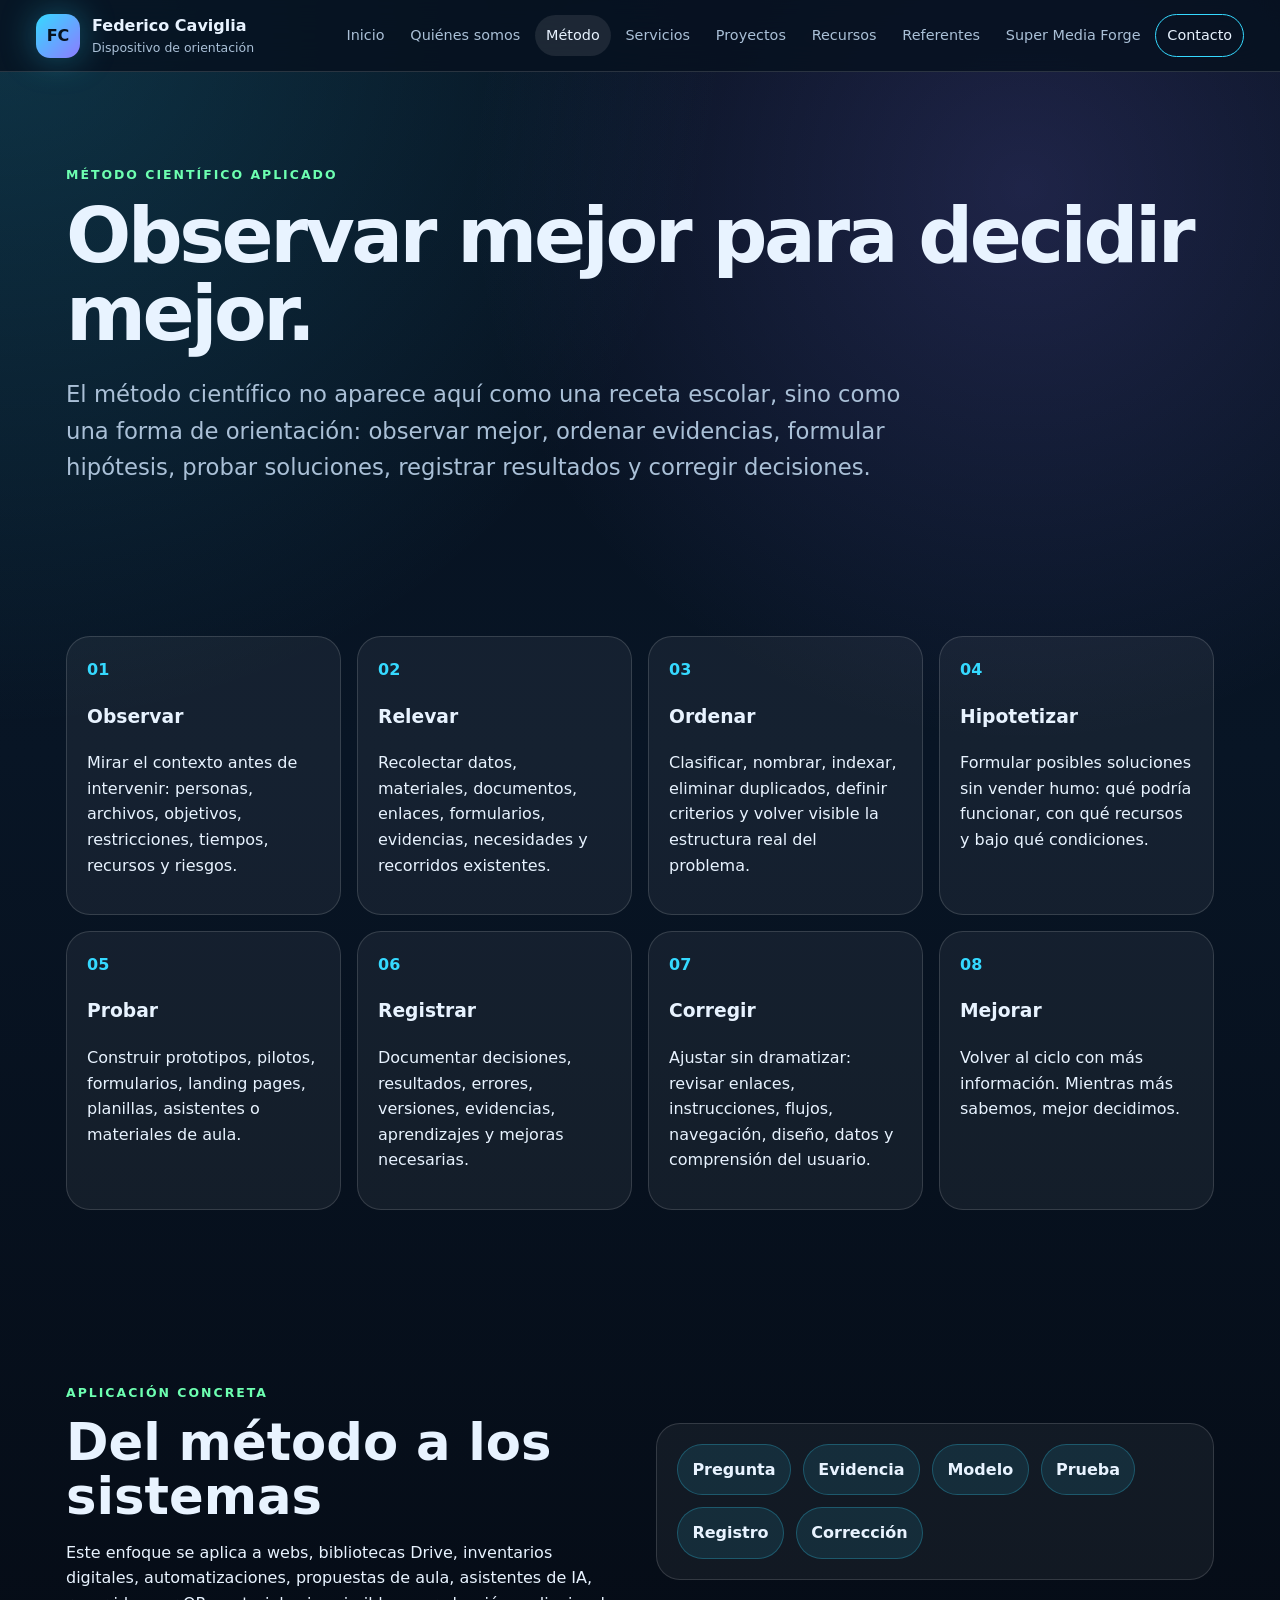
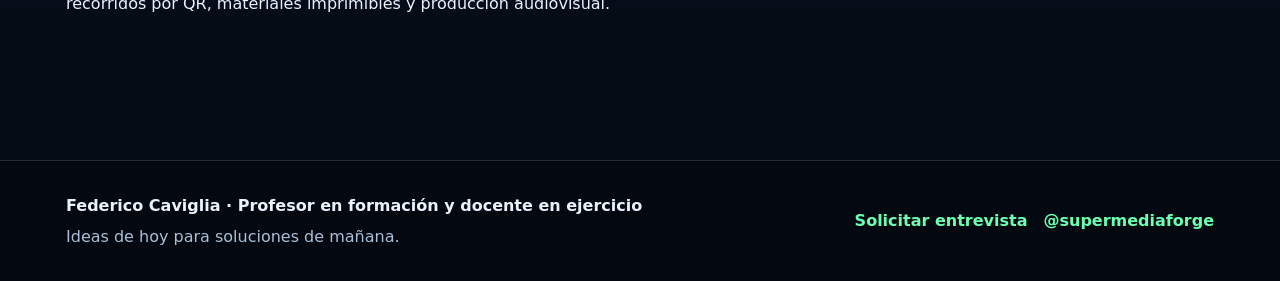
<file: pages/metodo.html>
<!DOCTYPE html>
<html lang="es-UY">
<head>
  <meta charset="UTF-8" />
  <meta name="viewport" content="width=device-width, initial-scale=1.0" />
  <title>Método | Federico Caviglia</title>
  <meta name="description" content="Método científico aplicado a orientación, educación, tecnología y organización de información." />
  <meta name="author" content="Federico Caviglia" />
  <meta name="theme-color" content="#07111f" />
  <meta property="og:title" content="Método | Federico Caviglia" />
  <meta property="og:description" content="Método científico aplicado a orientación, educación, tecnología y organización de información." />
  <meta property="og:type" content="website" />
  <meta property="og:url" content="https://federico-caviglia.netlify.app/" />
  <meta property="og:image" content="https://federico-caviglia.netlify.app/assets/img/og-image.svg" />
  <meta name="twitter:card" content="summary_large_image" />
  <meta name="twitter:title" content="Método | Federico Caviglia" />
  <meta name="twitter:description" content="Método científico aplicado a orientación, educación, tecnología y organización de información." />
  <meta name="twitter:image" content="https://federico-caviglia.netlify.app/assets/img/og-image.svg" />
  <link rel="preload" href="../assets/css/styles.css" as="style" />
  <link rel="stylesheet" href="../assets/css/styles.css" />
  <script defer src="../assets/js/main.js"></script>
</head>
<body data-page="metodo">
  <a class="skip-link" href="#contenido">Saltar al contenido</a>
  <header class="site-header">
    <nav class="nav-shell" aria-label="Navegación principal">
      <a class="brand" href="../index.html" aria-label="Inicio Federico Caviglia">
        <span class="brand-mark">FC</span>
        <span><strong>Federico Caviglia</strong><small>Dispositivo de orientación</small></span>
      </a>
      <button class="menu-toggle" aria-expanded="false" aria-controls="main-menu" aria-label="Abrir menú">☰</button>
      <div class="main-menu" id="main-menu">
        <a data-nav="inicio" href="../index.html">Inicio</a><a data-nav="quienes-somos" href="../pages/quienes-somos.html">Quiénes somos</a><a data-nav="metodo" href="../pages/metodo.html">Método</a><a data-nav="servicios" href="../pages/servicios.html">Servicios</a><a data-nav="proyectos" href="../pages/proyectos.html">Proyectos</a><a data-nav="recursos" href="../pages/recursos.html">Recursos</a><a data-nav="referentes" href="../pages/referentes.html">Referentes</a><a data-nav="supermediaforge" href="../pages/supermediaforge.html">Super Media Forge</a><a class="nav-cta" data-nav="contacto" href="../pages/contacto.html">Contacto</a>
      </div>
    </nav>
  </header>
  <main id="contenido">

<section class="page-hero section-pad"><p class="eyebrow">Método científico aplicado</p><h1>Observar mejor para decidir mejor.</h1><p class="lead">El método científico no aparece aquí como una receta escolar, sino como una forma de orientación: observar mejor, ordenar evidencias, formular hipótesis, probar soluciones, registrar resultados y corregir decisiones.</p></section>
<section class="section-pad process"><article><span>01</span><h3>Observar</h3><p>Mirar el contexto antes de intervenir: personas, archivos, objetivos, restricciones, tiempos, recursos y riesgos.</p></article><article><span>02</span><h3>Relevar</h3><p>Recolectar datos, materiales, documentos, enlaces, formularios, evidencias, necesidades y recorridos existentes.</p></article><article><span>03</span><h3>Ordenar</h3><p>Clasificar, nombrar, indexar, eliminar duplicados, definir criterios y volver visible la estructura real del problema.</p></article><article><span>04</span><h3>Hipotetizar</h3><p>Formular posibles soluciones sin vender humo: qué podría funcionar, con qué recursos y bajo qué condiciones.</p></article><article><span>05</span><h3>Probar</h3><p>Construir prototipos, pilotos, formularios, landing pages, planillas, asistentes o materiales de aula.</p></article><article><span>06</span><h3>Registrar</h3><p>Documentar decisiones, resultados, errores, versiones, evidencias, aprendizajes y mejoras necesarias.</p></article><article><span>07</span><h3>Corregir</h3><p>Ajustar sin dramatizar: revisar enlaces, instrucciones, flujos, navegación, diseño, datos y comprensión del usuario.</p></article><article><span>08</span><h3>Mejorar</h3><p>Volver al ciclo con más información. Mientras más sabemos, mejor decidimos.</p></article></section>
<section class="section-pad split"><div><p class="eyebrow">Aplicación concreta</p><h2>Del método a los sistemas</h2><p>Este enfoque se aplica a webs, bibliotecas Drive, inventarios digitales, automatizaciones, propuestas de aula, asistentes de IA, recorridos por QR, materiales imprimibles y producción audiovisual.</p></div><div class="method-stack"><span>Pregunta</span><span>Evidencia</span><span>Modelo</span><span>Prueba</span><span>Registro</span><span>Corrección</span></div></section>
</main>
  <footer class="site-footer">
    <div class="footer-grid">
      <div>
        <strong>Federico Caviglia · Profesor en formación y docente en ejercicio</strong>
        <p>Ideas de hoy para soluciones de mañana.</p>
      </div>
      <div class="footer-links">
        <a href="mailto:federico.caviglia@gmail.com?subject=Solicitud%20de%20entrevista&body=Hola%20Federico%2C%20quiero%20conversar%20sobre%20un%20proyecto.%0A%0ANombre%3A%0ATipo%20de%20proyecto%3A%0AObjetivo%20principal%3A%0AMateriales%20disponibles%3A">Solicitar entrevista</a>
        <a href="https://youtube.com/@supermediaforge" target="_blank" rel="noopener">@supermediaforge</a>
      </div>
    </div>
  </footer>
</body>
</html>
</file>
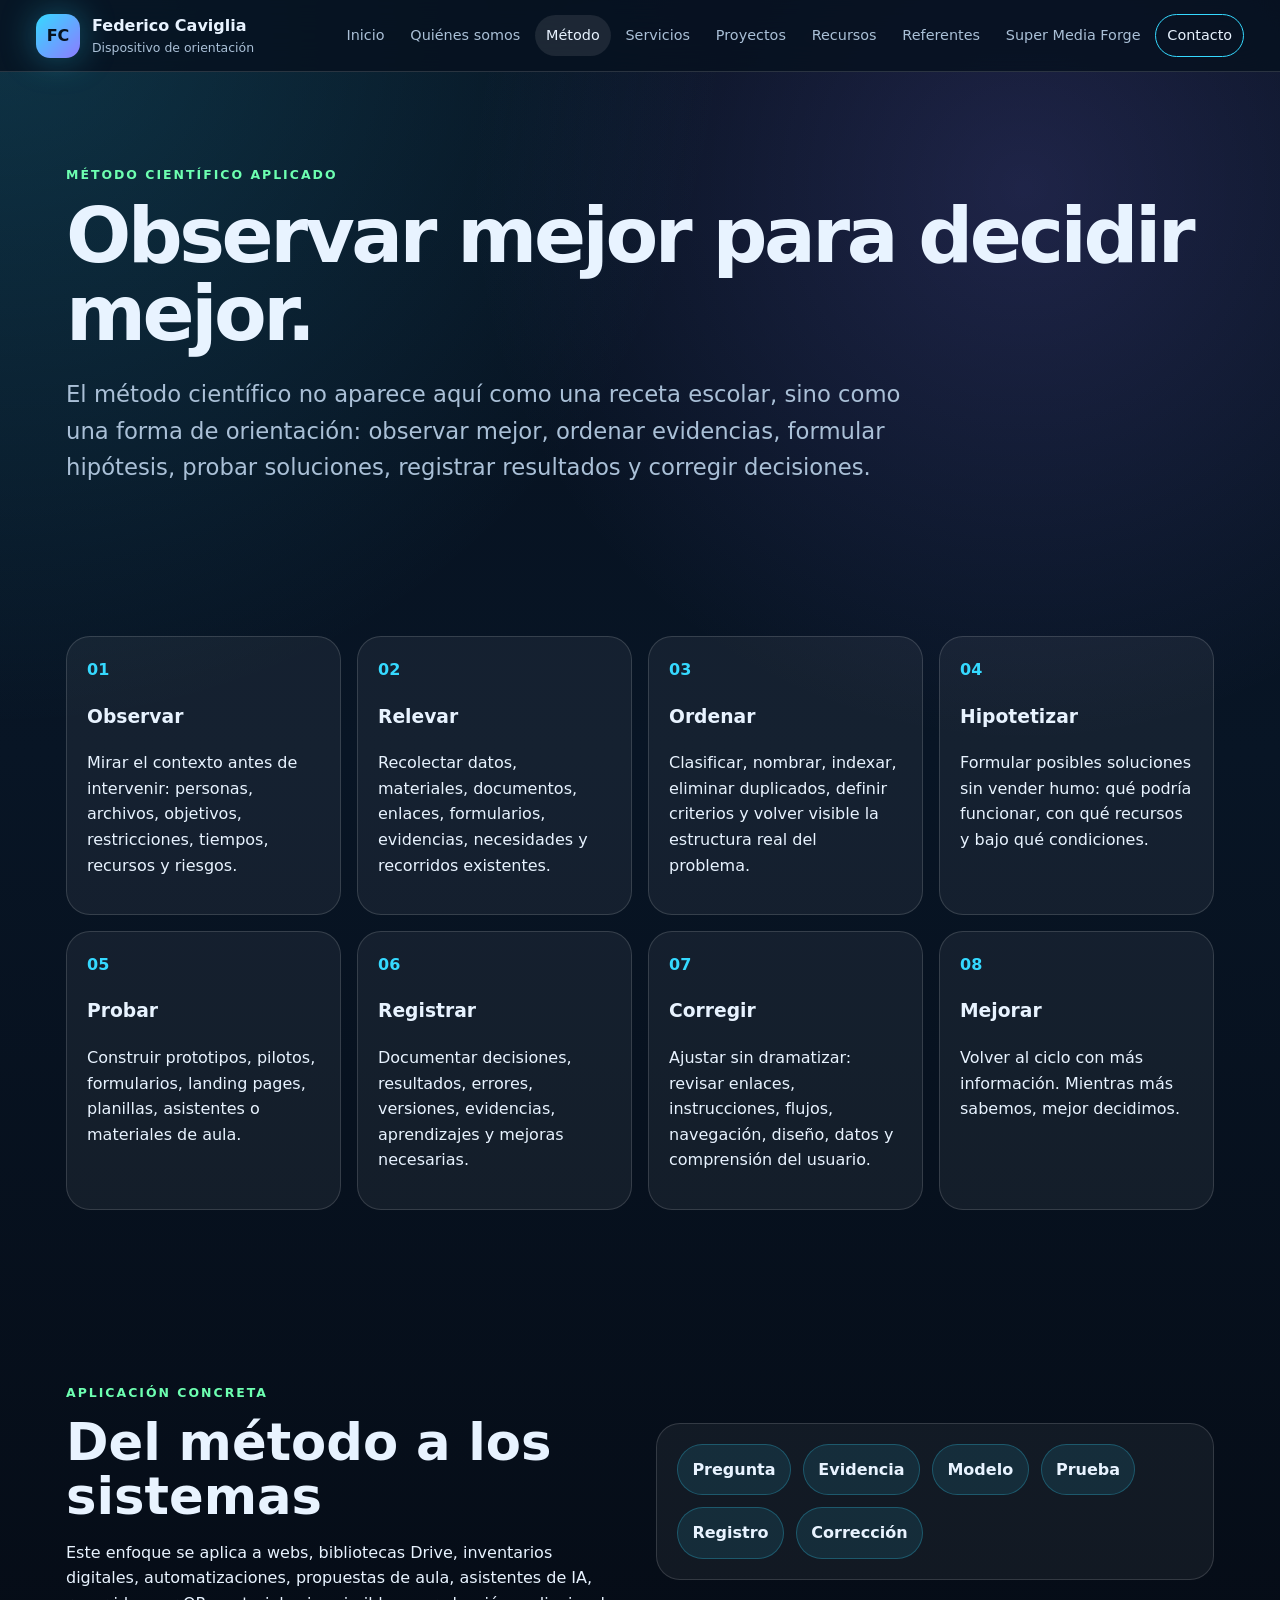
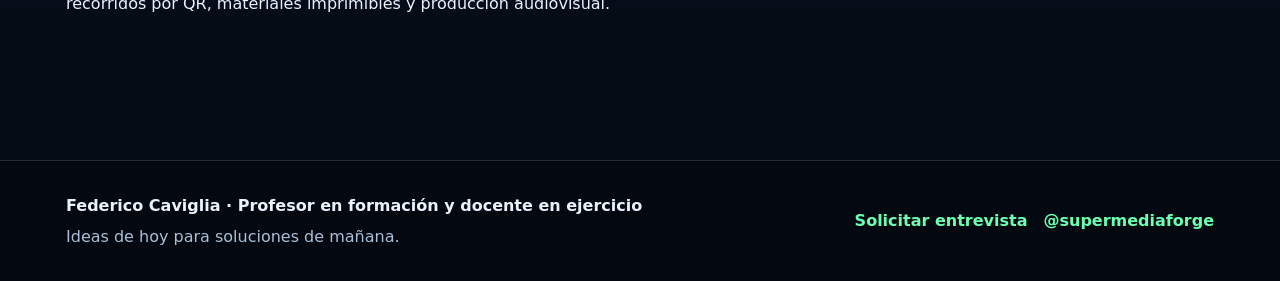
<file: pages/metodologia.html>
<!DOCTYPE html>
<html lang="es-UY">
<head>
  <meta charset="UTF-8" />
  <meta name="viewport" content="width=device-width, initial-scale=1.0" />
  <title>Metodología | Federico Caviglia</title>
  <meta name="description" content="Método científico aplicado a orientación, educación, tecnología y organización de información." />
  <meta name="author" content="Federico Caviglia" />
  <meta name="theme-color" content="#07111f" />
  <meta property="og:title" content="Método | Federico Caviglia" />
  <meta property="og:description" content="Método científico aplicado a orientación, educación, tecnología y organización de información." />
  <meta property="og:type" content="website" />
  <meta property="og:url" content="https://federico-caviglia.netlify.app/" />
  <meta property="og:image" content="https://federico-caviglia.netlify.app/assets/img/og-image.svg" />
  <meta name="twitter:card" content="summary_large_image" />
  <meta name="twitter:title" content="Método | Federico Caviglia" />
  <meta name="twitter:description" content="Método científico aplicado a orientación, educación, tecnología y organización de información." />
  <meta name="twitter:image" content="https://federico-caviglia.netlify.app/assets/img/og-image.svg" />
  <link rel="preload" href="../assets/css/styles.css" as="style" />
  <link rel="stylesheet" href="../assets/css/styles.css" />
  <script defer src="../assets/js/main.js"></script>
</head>
<body data-page="metodo">
  <a class="skip-link" href="#contenido">Saltar al contenido</a>
  <header class="site-header">
    <nav class="nav-shell" aria-label="Navegación principal">
      <a class="brand" href="../index.html" aria-label="Inicio Federico Caviglia">
        <span class="brand-mark">FC</span>
        <span><strong>Federico Caviglia</strong><small>Dispositivo de orientación</small></span>
      </a>
      <button class="menu-toggle" aria-expanded="false" aria-controls="main-menu" aria-label="Abrir menú">☰</button>
      <div class="main-menu" id="main-menu">
        <a data-nav="inicio" href="../index.html">Inicio</a><a data-nav="quienes-somos" href="../pages/quienes-somos.html">Quiénes somos</a><a data-nav="metodo" href="../pages/metodo.html">Método</a><a data-nav="servicios" href="../pages/servicios.html">Servicios</a><a data-nav="proyectos" href="../pages/proyectos.html">Proyectos</a><a data-nav="recursos" href="../pages/recursos.html">Recursos</a><a data-nav="referentes" href="../pages/referentes.html">Referentes</a><a data-nav="supermediaforge" href="../pages/supermediaforge.html">Super Media Forge</a><a class="nav-cta" data-nav="contacto" href="../pages/contacto.html">Contacto</a>
      </div>
    </nav>
  </header>
  <main id="contenido">

<section class="page-hero section-pad"><p class="eyebrow">Método científico aplicado</p><h1>Observar mejor para decidir mejor.</h1><p class="lead">El método científico no aparece aquí como una receta escolar, sino como una forma de orientación: observar mejor, ordenar evidencias, formular hipótesis, probar soluciones, registrar resultados y corregir decisiones.</p></section>
<section class="section-pad process"><article><span>01</span><h3>Observar</h3><p>Mirar el contexto antes de intervenir: personas, archivos, objetivos, restricciones, tiempos, recursos y riesgos.</p></article><article><span>02</span><h3>Relevar</h3><p>Recolectar datos, materiales, documentos, enlaces, formularios, evidencias, necesidades y recorridos existentes.</p></article><article><span>03</span><h3>Ordenar</h3><p>Clasificar, nombrar, indexar, eliminar duplicados, definir criterios y volver visible la estructura real del problema.</p></article><article><span>04</span><h3>Hipotetizar</h3><p>Formular posibles soluciones sin vender humo: qué podría funcionar, con qué recursos y bajo qué condiciones.</p></article><article><span>05</span><h3>Probar</h3><p>Construir prototipos, pilotos, formularios, landing pages, planillas, asistentes o materiales de aula.</p></article><article><span>06</span><h3>Registrar</h3><p>Documentar decisiones, resultados, errores, versiones, evidencias, aprendizajes y mejoras necesarias.</p></article><article><span>07</span><h3>Corregir</h3><p>Ajustar sin dramatizar: revisar enlaces, instrucciones, flujos, navegación, diseño, datos y comprensión del usuario.</p></article><article><span>08</span><h3>Mejorar</h3><p>Volver al ciclo con más información. Mientras más sabemos, mejor decidimos.</p></article></section>
<section class="section-pad split"><div><p class="eyebrow">Aplicación concreta</p><h2>Del método a los sistemas</h2><p>Este enfoque se aplica a webs, bibliotecas Drive, inventarios digitales, automatizaciones, propuestas de aula, asistentes de IA, recorridos por QR, materiales imprimibles y producción audiovisual.</p></div><div class="method-stack"><span>Pregunta</span><span>Evidencia</span><span>Modelo</span><span>Prueba</span><span>Registro</span><span>Corrección</span></div></section>
</main>
  <footer class="site-footer">
    <div class="footer-grid">
      <div>
        <strong>Federico Caviglia · Profesor en formación y docente en ejercicio</strong>
        <p>Ideas de hoy para soluciones de mañana.</p>
      </div>
      <div class="footer-links">
        <a href="mailto:federico.caviglia@gmail.com?subject=Solicitud%20de%20entrevista&body=Hola%20Federico%2C%20quiero%20conversar%20sobre%20un%20proyecto.%0A%0ANombre%3A%0ATipo%20de%20proyecto%3A%0AObjetivo%20principal%3A%0AMateriales%20disponibles%3A">Solicitar entrevista</a>
        <a href="https://youtube.com/@supermediaforge" target="_blank" rel="noopener">@supermediaforge</a>
      </div>
    </div>
  </footer>
</body>
</html>
</file>
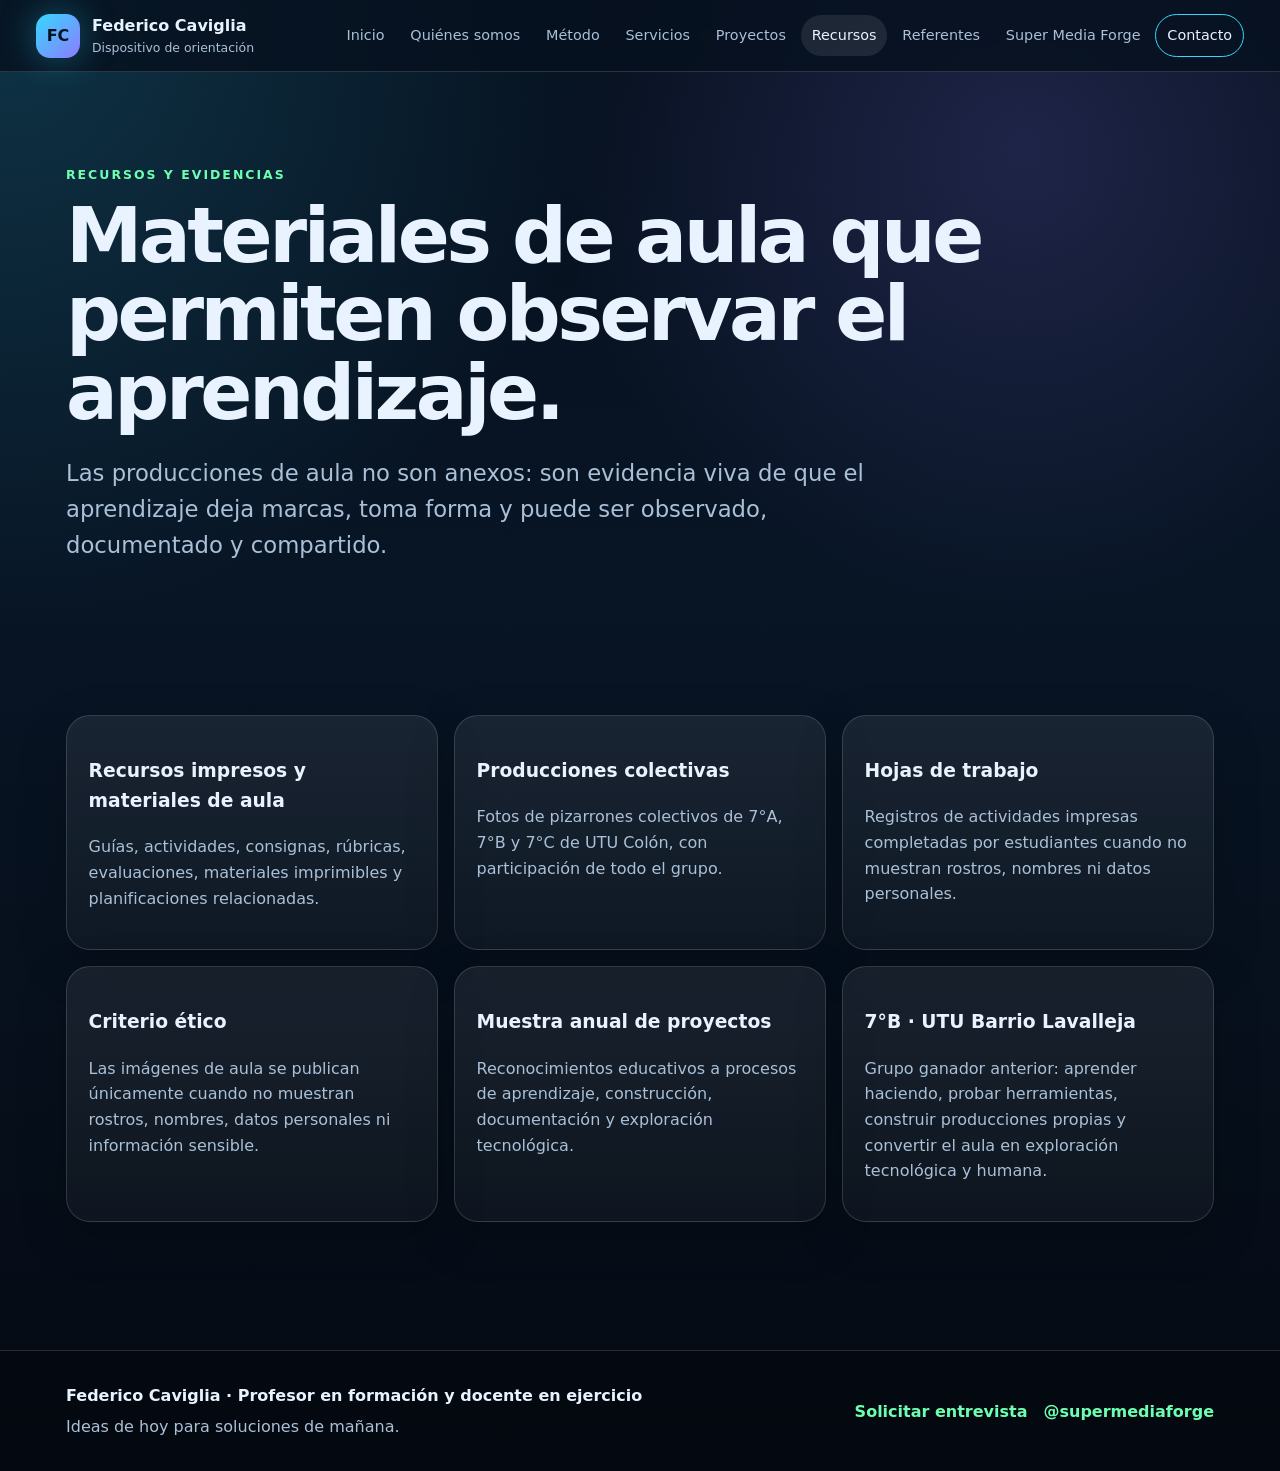
<file: pages/producciones.html>
<!DOCTYPE html>
<html lang="es-UY">
<head>
  <meta charset="UTF-8" />
  <meta name="viewport" content="width=device-width, initial-scale=1.0" />
  <title>Producciones | Federico Caviglia</title>
  <meta name="description" content="Recursos impresos, evidencias de aula, producciones y reconocimientos educativos." />
  <meta name="author" content="Federico Caviglia" />
  <meta name="theme-color" content="#07111f" />
  <meta property="og:title" content="Recursos | Federico Caviglia" />
  <meta property="og:description" content="Recursos impresos, evidencias de aula, producciones y reconocimientos educativos." />
  <meta property="og:type" content="website" />
  <meta property="og:url" content="https://federico-caviglia.netlify.app/" />
  <meta property="og:image" content="https://federico-caviglia.netlify.app/assets/img/og-image.svg" />
  <meta name="twitter:card" content="summary_large_image" />
  <meta name="twitter:title" content="Recursos | Federico Caviglia" />
  <meta name="twitter:description" content="Recursos impresos, evidencias de aula, producciones y reconocimientos educativos." />
  <meta name="twitter:image" content="https://federico-caviglia.netlify.app/assets/img/og-image.svg" />
  <link rel="preload" href="../assets/css/styles.css" as="style" />
  <link rel="stylesheet" href="../assets/css/styles.css" />
  <script defer src="../assets/js/main.js"></script>
</head>
<body data-page="recursos">
  <a class="skip-link" href="#contenido">Saltar al contenido</a>
  <header class="site-header">
    <nav class="nav-shell" aria-label="Navegación principal">
      <a class="brand" href="../index.html" aria-label="Inicio Federico Caviglia">
        <span class="brand-mark">FC</span>
        <span><strong>Federico Caviglia</strong><small>Dispositivo de orientación</small></span>
      </a>
      <button class="menu-toggle" aria-expanded="false" aria-controls="main-menu" aria-label="Abrir menú">☰</button>
      <div class="main-menu" id="main-menu">
        <a data-nav="inicio" href="../index.html">Inicio</a><a data-nav="quienes-somos" href="../pages/quienes-somos.html">Quiénes somos</a><a data-nav="metodo" href="../pages/metodo.html">Método</a><a data-nav="servicios" href="../pages/servicios.html">Servicios</a><a data-nav="proyectos" href="../pages/proyectos.html">Proyectos</a><a data-nav="recursos" href="../pages/recursos.html">Recursos</a><a data-nav="referentes" href="../pages/referentes.html">Referentes</a><a data-nav="supermediaforge" href="../pages/supermediaforge.html">Super Media Forge</a><a class="nav-cta" data-nav="contacto" href="../pages/contacto.html">Contacto</a>
      </div>
    </nav>
  </header>
  <main id="contenido">

<section class="page-hero section-pad"><p class="eyebrow">Recursos y evidencias</p><h1>Materiales de aula que permiten observar el aprendizaje.</h1><p class="lead">Las producciones de aula no son anexos: son evidencia viva de que el aprendizaje deja marcas, toma forma y puede ser observado, documentado y compartido.</p></section>
<section class="section-pad cards-grid">
<article class="card"><h3>Recursos impresos y materiales de aula</h3><p>Guías, actividades, consignas, rúbricas, evaluaciones, materiales imprimibles y planificaciones relacionadas.</p></article><article class="card"><h3>Producciones colectivas</h3><p>Fotos de pizarrones colectivos de 7°A, 7°B y 7°C de UTU Colón, con participación de todo el grupo.</p></article><article class="card"><h3>Hojas de trabajo</h3><p>Registros de actividades impresas completadas por estudiantes cuando no muestran rostros, nombres ni datos personales.</p></article><article class="card"><h3>Criterio ético</h3><p>Las imágenes de aula se publican únicamente cuando no muestran rostros, nombres, datos personales ni información sensible.</p></article><article class="card"><h3>Muestra anual de proyectos</h3><p>Reconocimientos educativos a procesos de aprendizaje, construcción, documentación y exploración tecnológica.</p></article><article class="card"><h3>7°B · UTU Barrio Lavalleja</h3><p>Grupo ganador anterior: aprender haciendo, probar herramientas, construir producciones propias y convertir el aula en exploración tecnológica y humana.</p></article></section>
</main>
  <footer class="site-footer">
    <div class="footer-grid">
      <div>
        <strong>Federico Caviglia · Profesor en formación y docente en ejercicio</strong>
        <p>Ideas de hoy para soluciones de mañana.</p>
      </div>
      <div class="footer-links">
        <a href="mailto:federico.caviglia@gmail.com?subject=Solicitud%20de%20entrevista&body=Hola%20Federico%2C%20quiero%20conversar%20sobre%20un%20proyecto.%0A%0ANombre%3A%0ATipo%20de%20proyecto%3A%0AObjetivo%20principal%3A%0AMateriales%20disponibles%3A">Solicitar entrevista</a>
        <a href="https://youtube.com/@supermediaforge" target="_blank" rel="noopener">@supermediaforge</a>
      </div>
    </div>
  </footer>
</body>
</html>
</file>
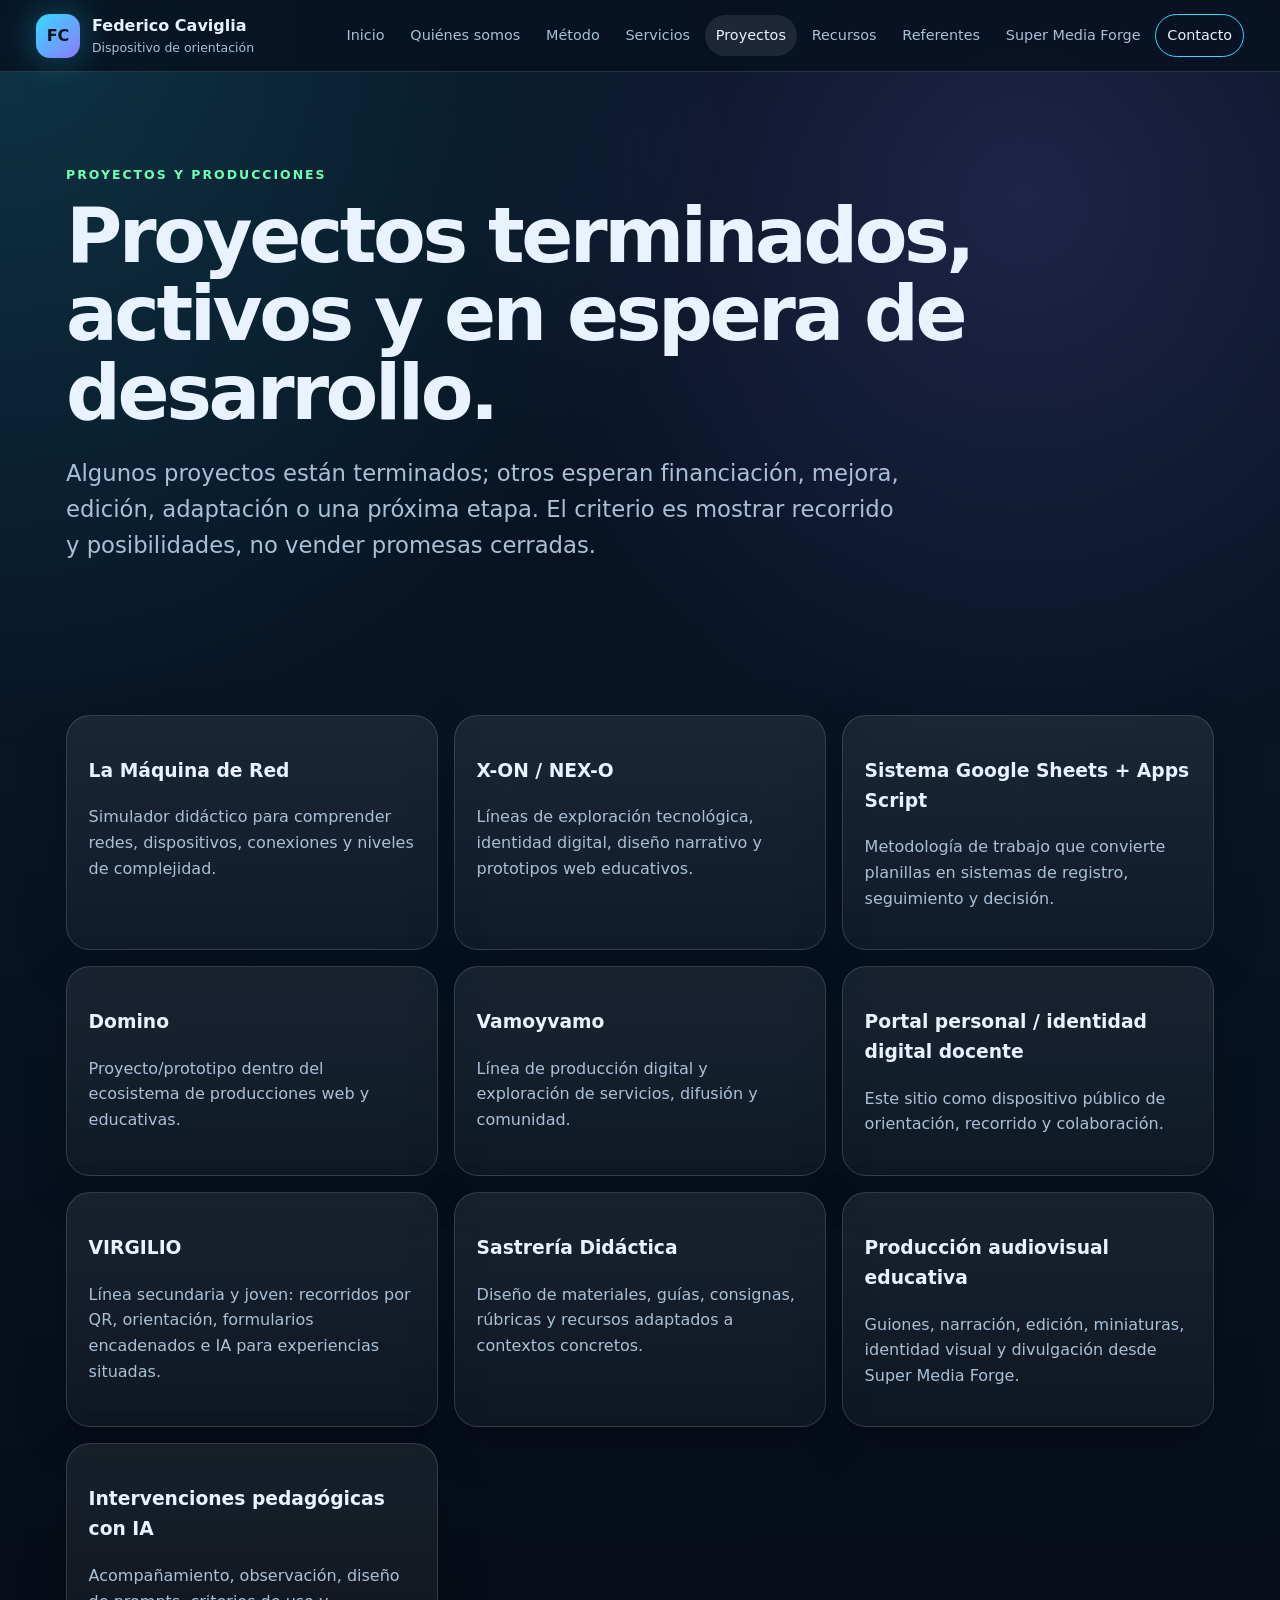
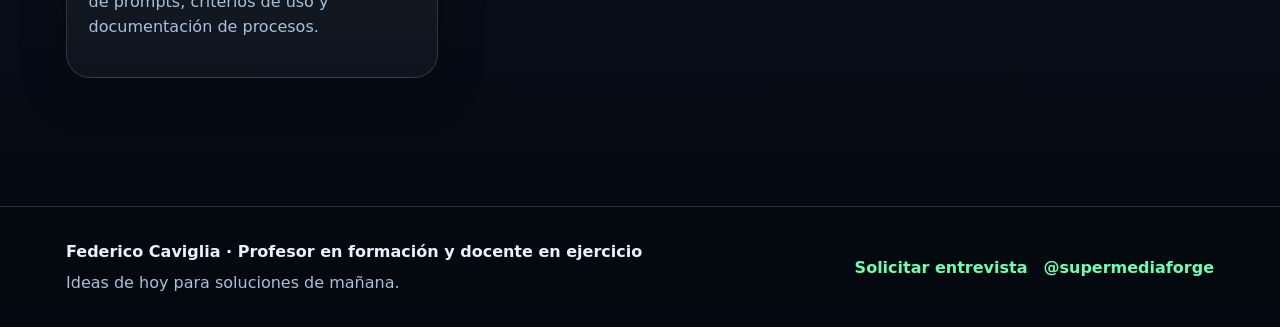
<file: pages/proyectos.html>
<!DOCTYPE html>
<html lang="es-UY">
<head>
  <meta charset="UTF-8" />
  <meta name="viewport" content="width=device-width, initial-scale=1.0" />
  <title>Proyectos | Federico Caviglia</title>
  <meta name="description" content="Proyectos educativos, tecnológicos, audiovisuales y de organización de información." />
  <meta name="author" content="Federico Caviglia" />
  <meta name="theme-color" content="#07111f" />
  <meta property="og:title" content="Proyectos | Federico Caviglia" />
  <meta property="og:description" content="Proyectos educativos, tecnológicos, audiovisuales y de organización de información." />
  <meta property="og:type" content="website" />
  <meta property="og:url" content="https://federico-caviglia.netlify.app/" />
  <meta property="og:image" content="https://federico-caviglia.netlify.app/assets/img/og-image.svg" />
  <meta name="twitter:card" content="summary_large_image" />
  <meta name="twitter:title" content="Proyectos | Federico Caviglia" />
  <meta name="twitter:description" content="Proyectos educativos, tecnológicos, audiovisuales y de organización de información." />
  <meta name="twitter:image" content="https://federico-caviglia.netlify.app/assets/img/og-image.svg" />
  <link rel="preload" href="../assets/css/styles.css" as="style" />
  <link rel="stylesheet" href="../assets/css/styles.css" />
  <script defer src="../assets/js/main.js"></script>
</head>
<body data-page="proyectos">
  <a class="skip-link" href="#contenido">Saltar al contenido</a>
  <header class="site-header">
    <nav class="nav-shell" aria-label="Navegación principal">
      <a class="brand" href="../index.html" aria-label="Inicio Federico Caviglia">
        <span class="brand-mark">FC</span>
        <span><strong>Federico Caviglia</strong><small>Dispositivo de orientación</small></span>
      </a>
      <button class="menu-toggle" aria-expanded="false" aria-controls="main-menu" aria-label="Abrir menú">☰</button>
      <div class="main-menu" id="main-menu">
        <a data-nav="inicio" href="../index.html">Inicio</a><a data-nav="quienes-somos" href="../pages/quienes-somos.html">Quiénes somos</a><a data-nav="metodo" href="../pages/metodo.html">Método</a><a data-nav="servicios" href="../pages/servicios.html">Servicios</a><a data-nav="proyectos" href="../pages/proyectos.html">Proyectos</a><a data-nav="recursos" href="../pages/recursos.html">Recursos</a><a data-nav="referentes" href="../pages/referentes.html">Referentes</a><a data-nav="supermediaforge" href="../pages/supermediaforge.html">Super Media Forge</a><a class="nav-cta" data-nav="contacto" href="../pages/contacto.html">Contacto</a>
      </div>
    </nav>
  </header>
  <main id="contenido">
<section class="page-hero section-pad"><p class="eyebrow">Proyectos y producciones</p><h1>Proyectos terminados, activos y en espera de desarrollo.</h1><p class="lead">Algunos proyectos están terminados; otros esperan financiación, mejora, edición, adaptación o una próxima etapa. El criterio es mostrar recorrido y posibilidades, no vender promesas cerradas.</p></section><section class="section-pad cards-grid"><article class="card"><h3>La Máquina de Red</h3><p>Simulador didáctico para comprender redes, dispositivos, conexiones y niveles de complejidad.</p></article><article class="card"><h3>X-ON / NEX-O</h3><p>Líneas de exploración tecnológica, identidad digital, diseño narrativo y prototipos web educativos.</p></article><article class="card"><h3>Sistema Google Sheets + Apps Script</h3><p>Metodología de trabajo que convierte planillas en sistemas de registro, seguimiento y decisión.</p></article><article class="card"><h3>Domino</h3><p>Proyecto/prototipo dentro del ecosistema de producciones web y educativas.</p></article><article class="card"><h3>Vamoyvamo</h3><p>Línea de producción digital y exploración de servicios, difusión y comunidad.</p></article><article class="card"><h3>Portal personal / identidad digital docente</h3><p>Este sitio como dispositivo público de orientación, recorrido y colaboración.</p></article><article class="card"><h3>VIRGILIO</h3><p>Línea secundaria y joven: recorridos por QR, orientación, formularios encadenados e IA para experiencias situadas.</p></article><article class="card"><h3>Sastrería Didáctica</h3><p>Diseño de materiales, guías, consignas, rúbricas y recursos adaptados a contextos concretos.</p></article><article class="card"><h3>Producción audiovisual educativa</h3><p>Guiones, narración, edición, miniaturas, identidad visual y divulgación desde Super Media Forge.</p></article><article class="card"><h3>Intervenciones pedagógicas con IA</h3><p>Acompañamiento, observación, diseño de prompts, criterios de uso y documentación de procesos.</p></article></section>
</main>
  <footer class="site-footer">
    <div class="footer-grid">
      <div>
        <strong>Federico Caviglia · Profesor en formación y docente en ejercicio</strong>
        <p>Ideas de hoy para soluciones de mañana.</p>
      </div>
      <div class="footer-links">
        <a href="mailto:federico.caviglia@gmail.com?subject=Solicitud%20de%20entrevista&body=Hola%20Federico%2C%20quiero%20conversar%20sobre%20un%20proyecto.%0A%0ANombre%3A%0ATipo%20de%20proyecto%3A%0AObjetivo%20principal%3A%0AMateriales%20disponibles%3A">Solicitar entrevista</a>
        <a href="https://youtube.com/@supermediaforge" target="_blank" rel="noopener">@supermediaforge</a>
      </div>
    </div>
  </footer>
</body>
</html>
</file>
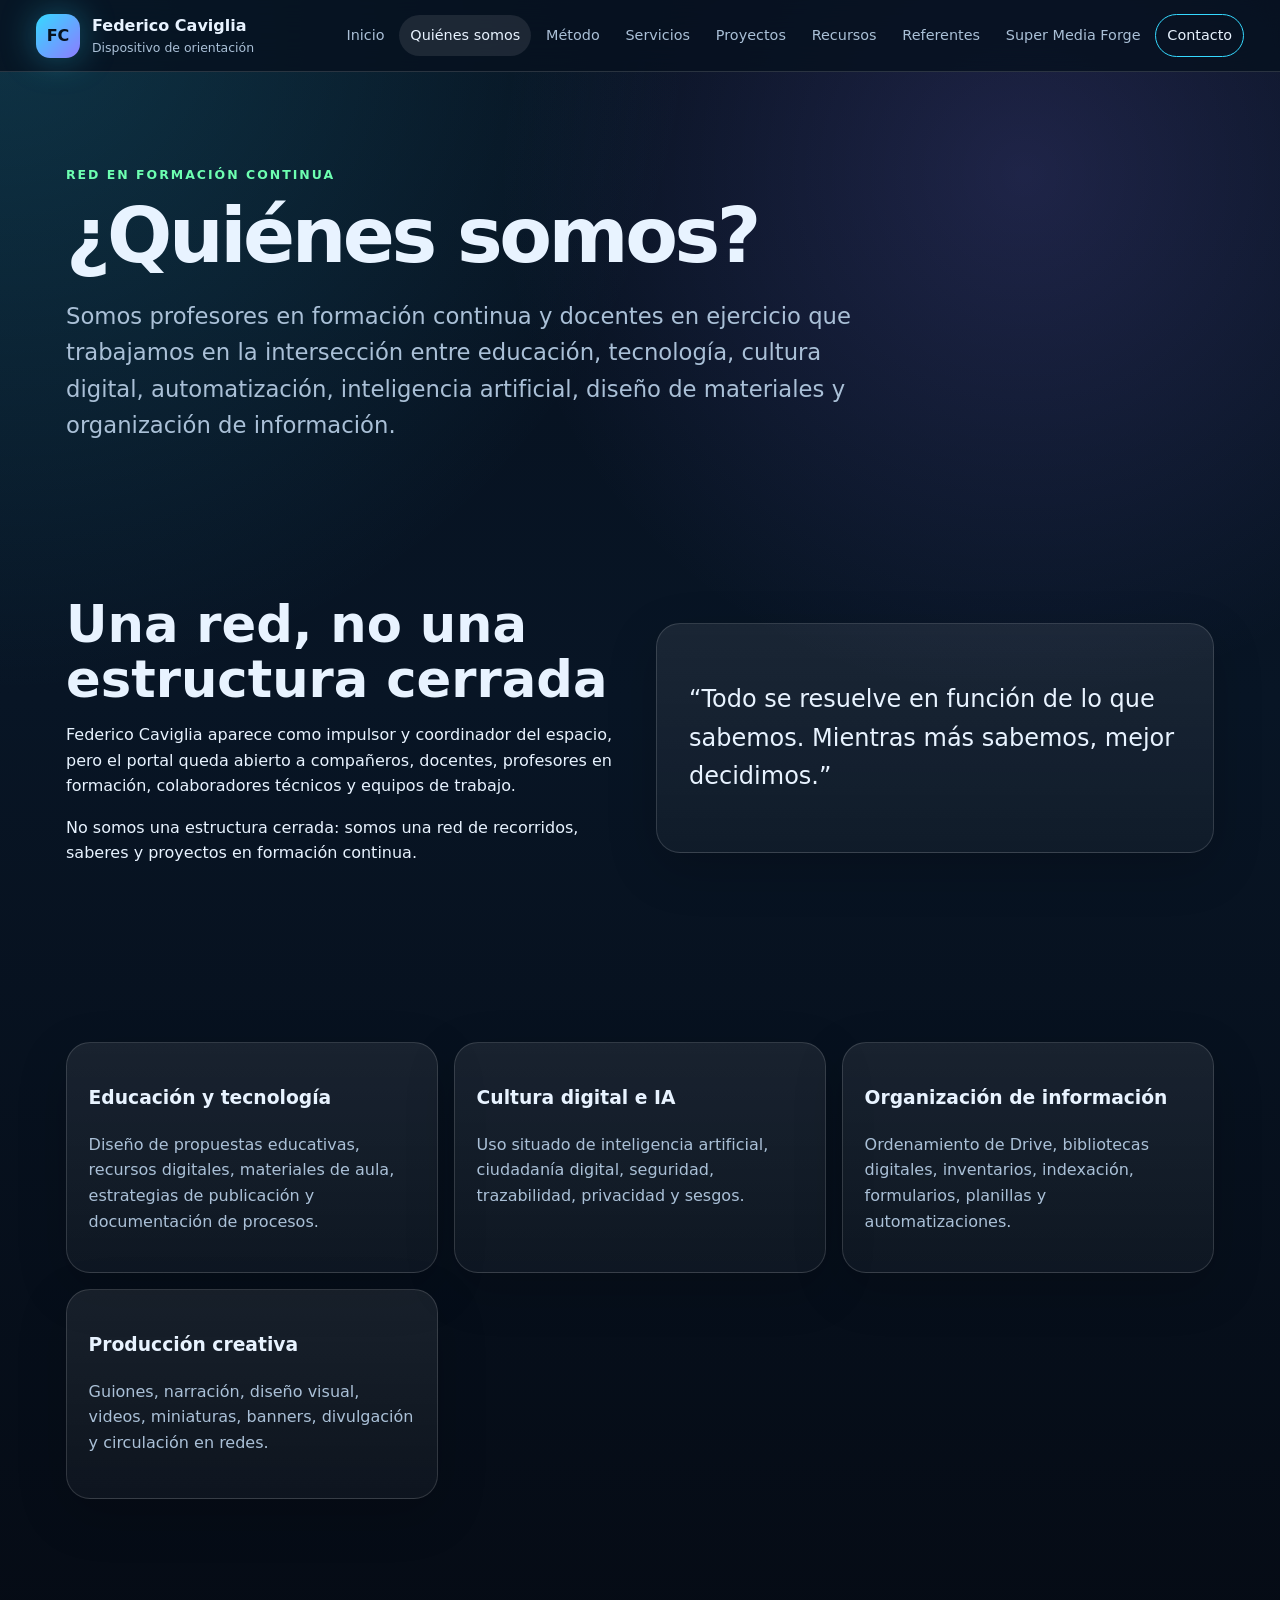
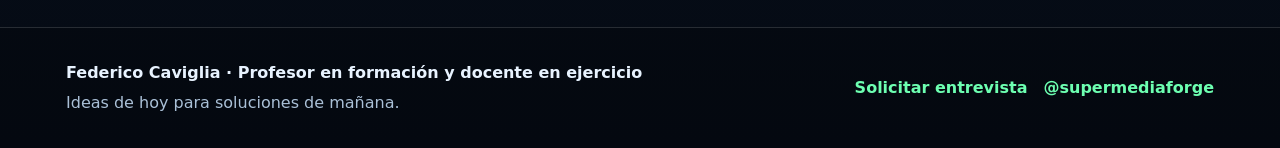
<file: pages/quienes-somos.html>
<!DOCTYPE html>
<html lang="es-UY">
<head>
  <meta charset="UTF-8" />
  <meta name="viewport" content="width=device-width, initial-scale=1.0" />
  <title>Quiénes somos | Federico Caviglia</title>
  <meta name="description" content="Red abierta de docentes, profesores en formación continua, colaboradores y proyectos." />
  <meta name="author" content="Federico Caviglia" />
  <meta name="theme-color" content="#07111f" />
  <meta property="og:title" content="Quiénes somos | Federico Caviglia" />
  <meta property="og:description" content="Red abierta de docentes, profesores en formación continua, colaboradores y proyectos." />
  <meta property="og:type" content="website" />
  <meta property="og:url" content="https://federico-caviglia.netlify.app/" />
  <meta property="og:image" content="https://federico-caviglia.netlify.app/assets/img/og-image.svg" />
  <meta name="twitter:card" content="summary_large_image" />
  <meta name="twitter:title" content="Quiénes somos | Federico Caviglia" />
  <meta name="twitter:description" content="Red abierta de docentes, profesores en formación continua, colaboradores y proyectos." />
  <meta name="twitter:image" content="https://federico-caviglia.netlify.app/assets/img/og-image.svg" />
  <link rel="preload" href="../assets/css/styles.css" as="style" />
  <link rel="stylesheet" href="../assets/css/styles.css" />
  <script defer src="../assets/js/main.js"></script>
</head>
<body data-page="quienes-somos">
  <a class="skip-link" href="#contenido">Saltar al contenido</a>
  <header class="site-header">
    <nav class="nav-shell" aria-label="Navegación principal">
      <a class="brand" href="../index.html" aria-label="Inicio Federico Caviglia">
        <span class="brand-mark">FC</span>
        <span><strong>Federico Caviglia</strong><small>Dispositivo de orientación</small></span>
      </a>
      <button class="menu-toggle" aria-expanded="false" aria-controls="main-menu" aria-label="Abrir menú">☰</button>
      <div class="main-menu" id="main-menu">
        <a data-nav="inicio" href="../index.html">Inicio</a><a data-nav="quienes-somos" href="../pages/quienes-somos.html">Quiénes somos</a><a data-nav="metodo" href="../pages/metodo.html">Método</a><a data-nav="servicios" href="../pages/servicios.html">Servicios</a><a data-nav="proyectos" href="../pages/proyectos.html">Proyectos</a><a data-nav="recursos" href="../pages/recursos.html">Recursos</a><a data-nav="referentes" href="../pages/referentes.html">Referentes</a><a data-nav="supermediaforge" href="../pages/supermediaforge.html">Super Media Forge</a><a class="nav-cta" data-nav="contacto" href="../pages/contacto.html">Contacto</a>
      </div>
    </nav>
  </header>
  <main id="contenido">

<section class="page-hero section-pad"><p class="eyebrow">Red en formación continua</p><h1>¿Quiénes somos?</h1><p class="lead">Somos profesores en formación continua y docentes en ejercicio que trabajamos en la intersección entre educación, tecnología, cultura digital, automatización, inteligencia artificial, diseño de materiales y organización de información.</p></section>
<section class="section-pad split"><div><h2>Una red, no una estructura cerrada</h2><p>Federico Caviglia aparece como impulsor y coordinador del espacio, pero el portal queda abierto a compañeros, docentes, profesores en formación, colaboradores técnicos y equipos de trabajo.</p><p>No somos una estructura cerrada: somos una red de recorridos, saberes y proyectos en formación continua.</p></div><div class="quote-card"><p>“Todo se resuelve en función de lo que sabemos. Mientras más sabemos, mejor decidimos.”</p></div></section>
<section class="section-pad cards-grid">
<article class="card"><h3>Educación y tecnología</h3><p>Diseño de propuestas educativas, recursos digitales, materiales de aula, estrategias de publicación y documentación de procesos.</p></article><article class="card"><h3>Cultura digital e IA</h3><p>Uso situado de inteligencia artificial, ciudadanía digital, seguridad, trazabilidad, privacidad y sesgos.</p></article><article class="card"><h3>Organización de información</h3><p>Ordenamiento de Drive, bibliotecas digitales, inventarios, indexación, formularios, planillas y automatizaciones.</p></article><article class="card"><h3>Producción creativa</h3><p>Guiones, narración, diseño visual, videos, miniaturas, banners, divulgación y circulación en redes.</p></article></section>
</main>
  <footer class="site-footer">
    <div class="footer-grid">
      <div>
        <strong>Federico Caviglia · Profesor en formación y docente en ejercicio</strong>
        <p>Ideas de hoy para soluciones de mañana.</p>
      </div>
      <div class="footer-links">
        <a href="mailto:federico.caviglia@gmail.com?subject=Solicitud%20de%20entrevista&body=Hola%20Federico%2C%20quiero%20conversar%20sobre%20un%20proyecto.%0A%0ANombre%3A%0ATipo%20de%20proyecto%3A%0AObjetivo%20principal%3A%0AMateriales%20disponibles%3A">Solicitar entrevista</a>
        <a href="https://youtube.com/@supermediaforge" target="_blank" rel="noopener">@supermediaforge</a>
      </div>
    </div>
  </footer>
</body>
</html>
</file>
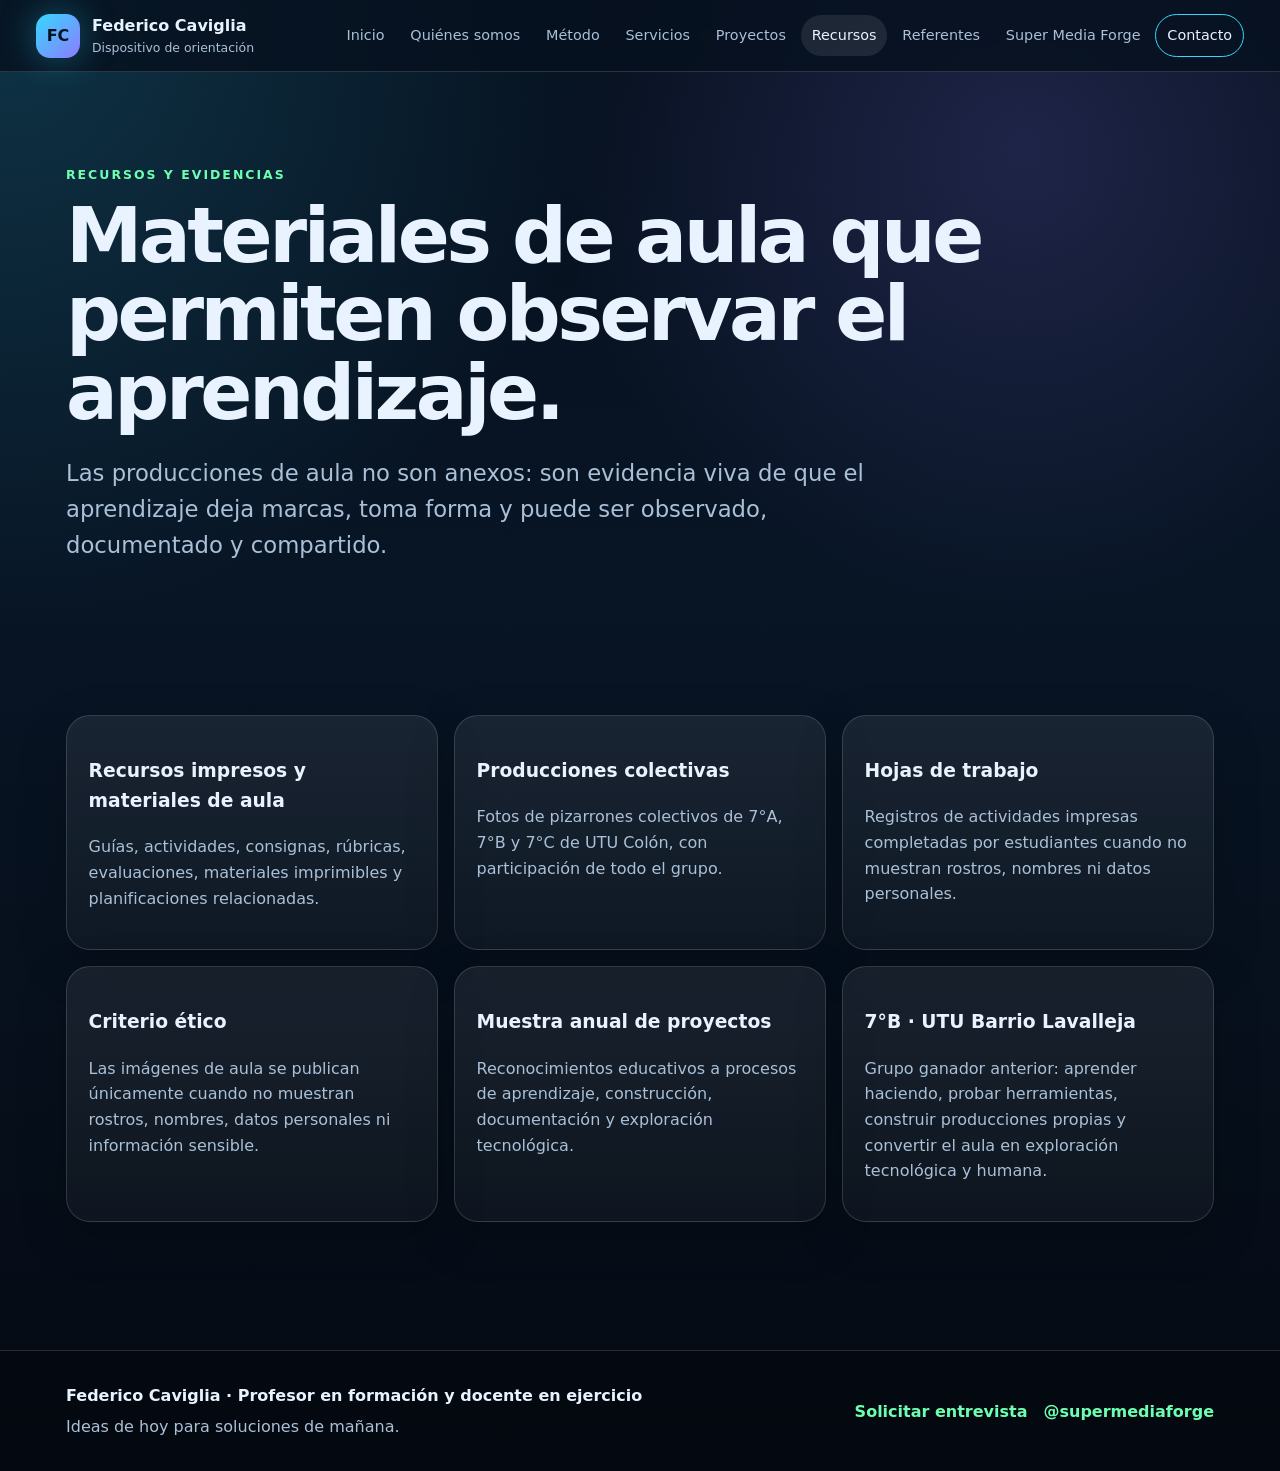
<file: pages/reconocimientos.html>
<!DOCTYPE html>
<html lang="es-UY">
<head>
  <meta charset="UTF-8" />
  <meta name="viewport" content="width=device-width, initial-scale=1.0" />
  <title>Reconocimientos | Federico Caviglia</title>
  <meta name="description" content="Recursos impresos, evidencias de aula, producciones y reconocimientos educativos." />
  <meta name="author" content="Federico Caviglia" />
  <meta name="theme-color" content="#07111f" />
  <meta property="og:title" content="Recursos | Federico Caviglia" />
  <meta property="og:description" content="Recursos impresos, evidencias de aula, producciones y reconocimientos educativos." />
  <meta property="og:type" content="website" />
  <meta property="og:url" content="https://federico-caviglia.netlify.app/" />
  <meta property="og:image" content="https://federico-caviglia.netlify.app/assets/img/og-image.svg" />
  <meta name="twitter:card" content="summary_large_image" />
  <meta name="twitter:title" content="Recursos | Federico Caviglia" />
  <meta name="twitter:description" content="Recursos impresos, evidencias de aula, producciones y reconocimientos educativos." />
  <meta name="twitter:image" content="https://federico-caviglia.netlify.app/assets/img/og-image.svg" />
  <link rel="preload" href="../assets/css/styles.css" as="style" />
  <link rel="stylesheet" href="../assets/css/styles.css" />
  <script defer src="../assets/js/main.js"></script>
</head>
<body data-page="recursos">
  <a class="skip-link" href="#contenido">Saltar al contenido</a>
  <header class="site-header">
    <nav class="nav-shell" aria-label="Navegación principal">
      <a class="brand" href="../index.html" aria-label="Inicio Federico Caviglia">
        <span class="brand-mark">FC</span>
        <span><strong>Federico Caviglia</strong><small>Dispositivo de orientación</small></span>
      </a>
      <button class="menu-toggle" aria-expanded="false" aria-controls="main-menu" aria-label="Abrir menú">☰</button>
      <div class="main-menu" id="main-menu">
        <a data-nav="inicio" href="../index.html">Inicio</a><a data-nav="quienes-somos" href="../pages/quienes-somos.html">Quiénes somos</a><a data-nav="metodo" href="../pages/metodo.html">Método</a><a data-nav="servicios" href="../pages/servicios.html">Servicios</a><a data-nav="proyectos" href="../pages/proyectos.html">Proyectos</a><a data-nav="recursos" href="../pages/recursos.html">Recursos</a><a data-nav="referentes" href="../pages/referentes.html">Referentes</a><a data-nav="supermediaforge" href="../pages/supermediaforge.html">Super Media Forge</a><a class="nav-cta" data-nav="contacto" href="../pages/contacto.html">Contacto</a>
      </div>
    </nav>
  </header>
  <main id="contenido">

<section class="page-hero section-pad"><p class="eyebrow">Recursos y evidencias</p><h1>Materiales de aula que permiten observar el aprendizaje.</h1><p class="lead">Las producciones de aula no son anexos: son evidencia viva de que el aprendizaje deja marcas, toma forma y puede ser observado, documentado y compartido.</p></section>
<section class="section-pad cards-grid">
<article class="card"><h3>Recursos impresos y materiales de aula</h3><p>Guías, actividades, consignas, rúbricas, evaluaciones, materiales imprimibles y planificaciones relacionadas.</p></article><article class="card"><h3>Producciones colectivas</h3><p>Fotos de pizarrones colectivos de 7°A, 7°B y 7°C de UTU Colón, con participación de todo el grupo.</p></article><article class="card"><h3>Hojas de trabajo</h3><p>Registros de actividades impresas completadas por estudiantes cuando no muestran rostros, nombres ni datos personales.</p></article><article class="card"><h3>Criterio ético</h3><p>Las imágenes de aula se publican únicamente cuando no muestran rostros, nombres, datos personales ni información sensible.</p></article><article class="card"><h3>Muestra anual de proyectos</h3><p>Reconocimientos educativos a procesos de aprendizaje, construcción, documentación y exploración tecnológica.</p></article><article class="card"><h3>7°B · UTU Barrio Lavalleja</h3><p>Grupo ganador anterior: aprender haciendo, probar herramientas, construir producciones propias y convertir el aula en exploración tecnológica y humana.</p></article></section>
</main>
  <footer class="site-footer">
    <div class="footer-grid">
      <div>
        <strong>Federico Caviglia · Profesor en formación y docente en ejercicio</strong>
        <p>Ideas de hoy para soluciones de mañana.</p>
      </div>
      <div class="footer-links">
        <a href="mailto:federico.caviglia@gmail.com?subject=Solicitud%20de%20entrevista&body=Hola%20Federico%2C%20quiero%20conversar%20sobre%20un%20proyecto.%0A%0ANombre%3A%0ATipo%20de%20proyecto%3A%0AObjetivo%20principal%3A%0AMateriales%20disponibles%3A">Solicitar entrevista</a>
        <a href="https://youtube.com/@supermediaforge" target="_blank" rel="noopener">@supermediaforge</a>
      </div>
    </div>
  </footer>
</body>
</html>
</file>
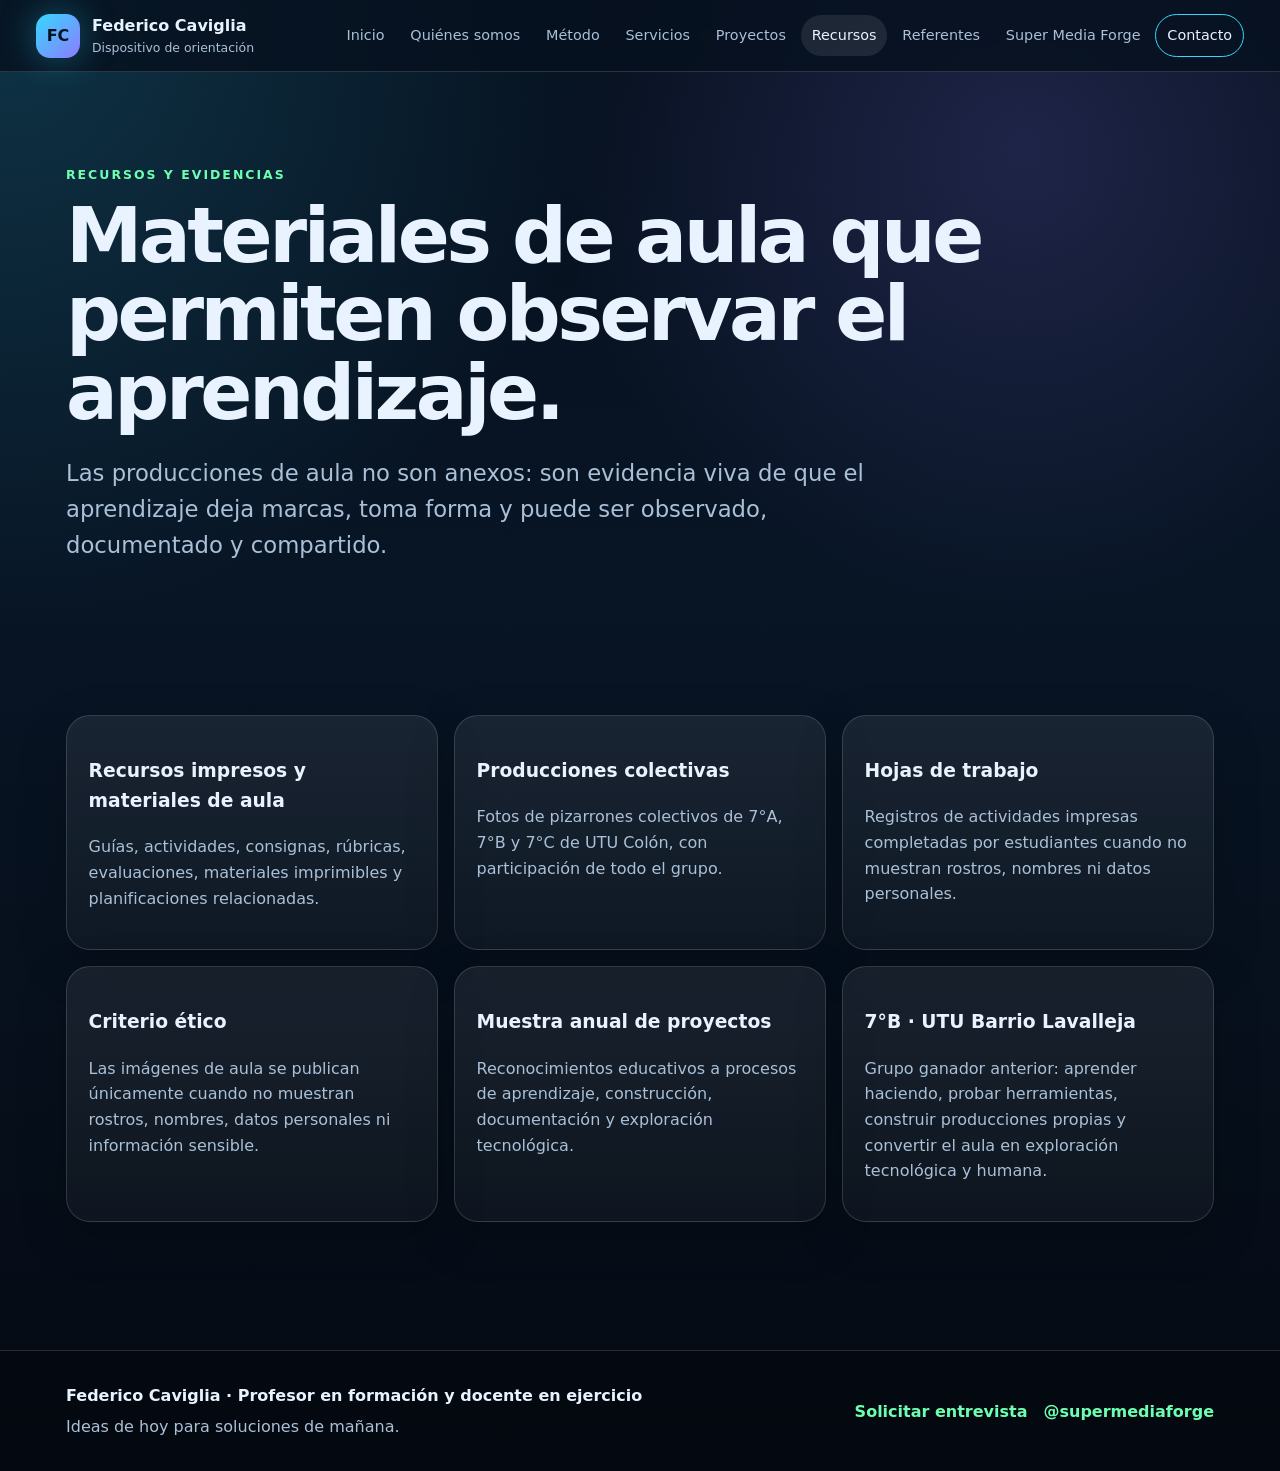
<file: pages/recursos.html>
<!DOCTYPE html>
<html lang="es-UY">
<head>
  <meta charset="UTF-8" />
  <meta name="viewport" content="width=device-width, initial-scale=1.0" />
  <title>Recursos | Federico Caviglia</title>
  <meta name="description" content="Recursos impresos, evidencias de aula, producciones y reconocimientos educativos." />
  <meta name="author" content="Federico Caviglia" />
  <meta name="theme-color" content="#07111f" />
  <meta property="og:title" content="Recursos | Federico Caviglia" />
  <meta property="og:description" content="Recursos impresos, evidencias de aula, producciones y reconocimientos educativos." />
  <meta property="og:type" content="website" />
  <meta property="og:url" content="https://federico-caviglia.netlify.app/" />
  <meta property="og:image" content="https://federico-caviglia.netlify.app/assets/img/og-image.svg" />
  <meta name="twitter:card" content="summary_large_image" />
  <meta name="twitter:title" content="Recursos | Federico Caviglia" />
  <meta name="twitter:description" content="Recursos impresos, evidencias de aula, producciones y reconocimientos educativos." />
  <meta name="twitter:image" content="https://federico-caviglia.netlify.app/assets/img/og-image.svg" />
  <link rel="preload" href="../assets/css/styles.css" as="style" />
  <link rel="stylesheet" href="../assets/css/styles.css" />
  <script defer src="../assets/js/main.js"></script>
</head>
<body data-page="recursos">
  <a class="skip-link" href="#contenido">Saltar al contenido</a>
  <header class="site-header">
    <nav class="nav-shell" aria-label="Navegación principal">
      <a class="brand" href="../index.html" aria-label="Inicio Federico Caviglia">
        <span class="brand-mark">FC</span>
        <span><strong>Federico Caviglia</strong><small>Dispositivo de orientación</small></span>
      </a>
      <button class="menu-toggle" aria-expanded="false" aria-controls="main-menu" aria-label="Abrir menú">☰</button>
      <div class="main-menu" id="main-menu">
        <a data-nav="inicio" href="../index.html">Inicio</a><a data-nav="quienes-somos" href="../pages/quienes-somos.html">Quiénes somos</a><a data-nav="metodo" href="../pages/metodo.html">Método</a><a data-nav="servicios" href="../pages/servicios.html">Servicios</a><a data-nav="proyectos" href="../pages/proyectos.html">Proyectos</a><a data-nav="recursos" href="../pages/recursos.html">Recursos</a><a data-nav="referentes" href="../pages/referentes.html">Referentes</a><a data-nav="supermediaforge" href="../pages/supermediaforge.html">Super Media Forge</a><a class="nav-cta" data-nav="contacto" href="../pages/contacto.html">Contacto</a>
      </div>
    </nav>
  </header>
  <main id="contenido">

<section class="page-hero section-pad"><p class="eyebrow">Recursos y evidencias</p><h1>Materiales de aula que permiten observar el aprendizaje.</h1><p class="lead">Las producciones de aula no son anexos: son evidencia viva de que el aprendizaje deja marcas, toma forma y puede ser observado, documentado y compartido.</p></section>
<section class="section-pad cards-grid">
<article class="card"><h3>Recursos impresos y materiales de aula</h3><p>Guías, actividades, consignas, rúbricas, evaluaciones, materiales imprimibles y planificaciones relacionadas.</p></article><article class="card"><h3>Producciones colectivas</h3><p>Fotos de pizarrones colectivos de 7°A, 7°B y 7°C de UTU Colón, con participación de todo el grupo.</p></article><article class="card"><h3>Hojas de trabajo</h3><p>Registros de actividades impresas completadas por estudiantes cuando no muestran rostros, nombres ni datos personales.</p></article><article class="card"><h3>Criterio ético</h3><p>Las imágenes de aula se publican únicamente cuando no muestran rostros, nombres, datos personales ni información sensible.</p></article><article class="card"><h3>Muestra anual de proyectos</h3><p>Reconocimientos educativos a procesos de aprendizaje, construcción, documentación y exploración tecnológica.</p></article><article class="card"><h3>7°B · UTU Barrio Lavalleja</h3><p>Grupo ganador anterior: aprender haciendo, probar herramientas, construir producciones propias y convertir el aula en exploración tecnológica y humana.</p></article></section>
</main>
  <footer class="site-footer">
    <div class="footer-grid">
      <div>
        <strong>Federico Caviglia · Profesor en formación y docente en ejercicio</strong>
        <p>Ideas de hoy para soluciones de mañana.</p>
      </div>
      <div class="footer-links">
        <a href="mailto:federico.caviglia@gmail.com?subject=Solicitud%20de%20entrevista&body=Hola%20Federico%2C%20quiero%20conversar%20sobre%20un%20proyecto.%0A%0ANombre%3A%0ATipo%20de%20proyecto%3A%0AObjetivo%20principal%3A%0AMateriales%20disponibles%3A">Solicitar entrevista</a>
        <a href="https://youtube.com/@supermediaforge" target="_blank" rel="noopener">@supermediaforge</a>
      </div>
    </div>
  </footer>
</body>
</html>
</file>
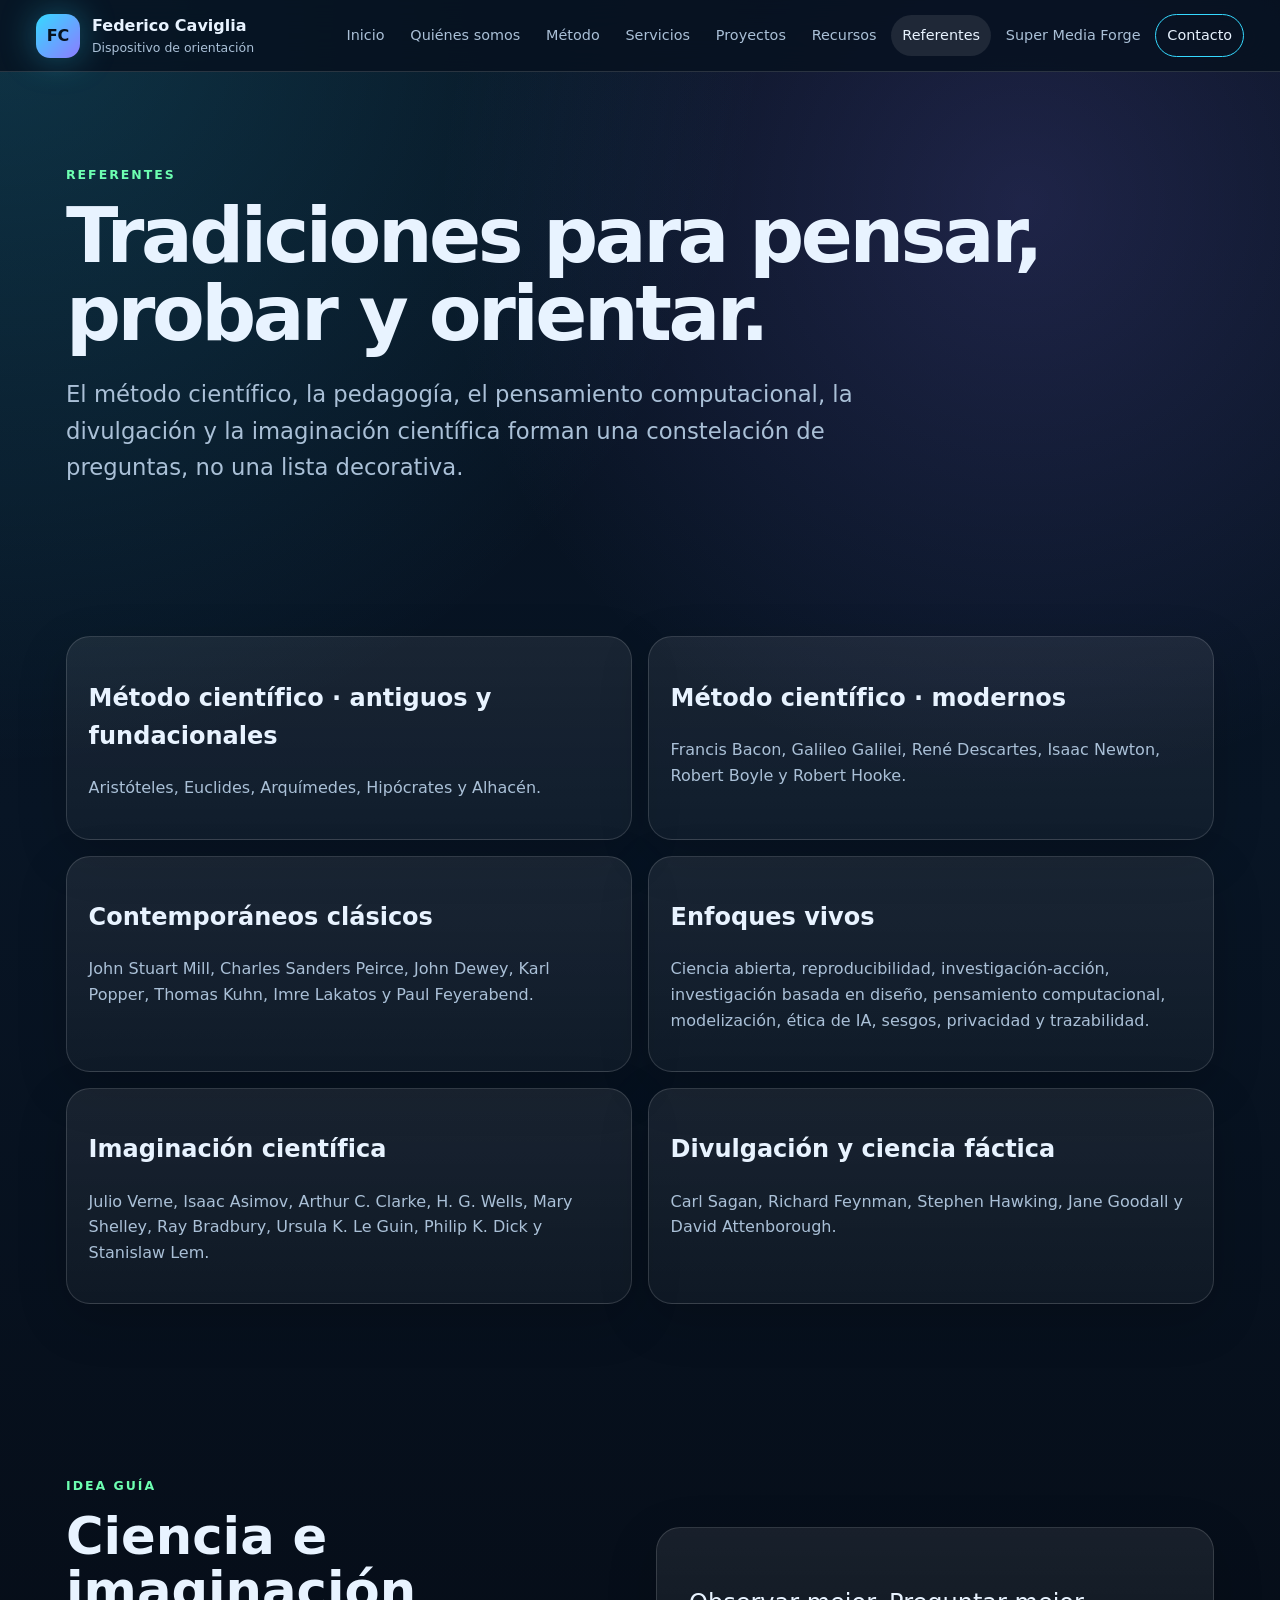
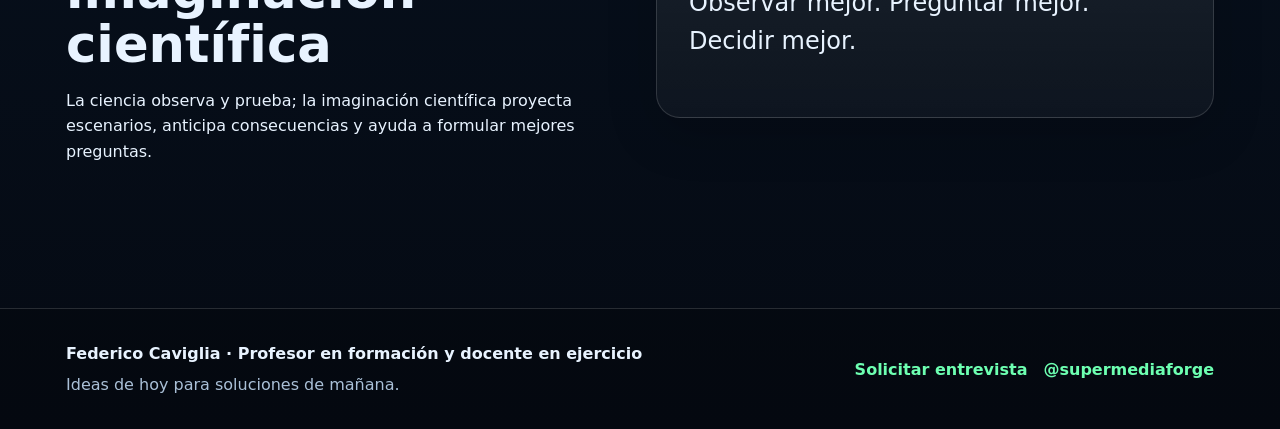
<file: pages/referentes.html>
<!DOCTYPE html>
<html lang="es-UY">
<head>
  <meta charset="UTF-8" />
  <meta name="viewport" content="width=device-width, initial-scale=1.0" />
  <title>Referentes | Federico Caviglia</title>
  <meta name="description" content="Referentes del método científico, la divulgación, la pedagogía y la imaginación científica." />
  <meta name="author" content="Federico Caviglia" />
  <meta name="theme-color" content="#07111f" />
  <meta property="og:title" content="Referentes | Federico Caviglia" />
  <meta property="og:description" content="Referentes del método científico, la divulgación, la pedagogía y la imaginación científica." />
  <meta property="og:type" content="website" />
  <meta property="og:url" content="https://federico-caviglia.netlify.app/" />
  <meta property="og:image" content="https://federico-caviglia.netlify.app/assets/img/og-image.svg" />
  <meta name="twitter:card" content="summary_large_image" />
  <meta name="twitter:title" content="Referentes | Federico Caviglia" />
  <meta name="twitter:description" content="Referentes del método científico, la divulgación, la pedagogía y la imaginación científica." />
  <meta name="twitter:image" content="https://federico-caviglia.netlify.app/assets/img/og-image.svg" />
  <link rel="preload" href="../assets/css/styles.css" as="style" />
  <link rel="stylesheet" href="../assets/css/styles.css" />
  <script defer src="../assets/js/main.js"></script>
</head>
<body data-page="referentes">
  <a class="skip-link" href="#contenido">Saltar al contenido</a>
  <header class="site-header">
    <nav class="nav-shell" aria-label="Navegación principal">
      <a class="brand" href="../index.html" aria-label="Inicio Federico Caviglia">
        <span class="brand-mark">FC</span>
        <span><strong>Federico Caviglia</strong><small>Dispositivo de orientación</small></span>
      </a>
      <button class="menu-toggle" aria-expanded="false" aria-controls="main-menu" aria-label="Abrir menú">☰</button>
      <div class="main-menu" id="main-menu">
        <a data-nav="inicio" href="../index.html">Inicio</a><a data-nav="quienes-somos" href="../pages/quienes-somos.html">Quiénes somos</a><a data-nav="metodo" href="../pages/metodo.html">Método</a><a data-nav="servicios" href="../pages/servicios.html">Servicios</a><a data-nav="proyectos" href="../pages/proyectos.html">Proyectos</a><a data-nav="recursos" href="../pages/recursos.html">Recursos</a><a data-nav="referentes" href="../pages/referentes.html">Referentes</a><a data-nav="supermediaforge" href="../pages/supermediaforge.html">Super Media Forge</a><a class="nav-cta" data-nav="contacto" href="../pages/contacto.html">Contacto</a>
      </div>
    </nav>
  </header>
  <main id="contenido">

<section class="page-hero section-pad"><p class="eyebrow">Referentes</p><h1>Tradiciones para pensar, probar y orientar.</h1><p class="lead">El método científico, la pedagogía, el pensamiento computacional, la divulgación y la imaginación científica forman una constelación de preguntas, no una lista decorativa.</p></section>
<section class="section-pad reference-groups">
  <article><h2>Método científico · antiguos y fundacionales</h2><p>Aristóteles, Euclides, Arquímedes, Hipócrates y Alhacén.</p></article>
  <article><h2>Método científico · modernos</h2><p>Francis Bacon, Galileo Galilei, René Descartes, Isaac Newton, Robert Boyle y Robert Hooke.</p></article>
  <article><h2>Contemporáneos clásicos</h2><p>John Stuart Mill, Charles Sanders Peirce, John Dewey, Karl Popper, Thomas Kuhn, Imre Lakatos y Paul Feyerabend.</p></article>
  <article><h2>Enfoques vivos</h2><p>Ciencia abierta, reproducibilidad, investigación-acción, investigación basada en diseño, pensamiento computacional, modelización, ética de IA, sesgos, privacidad y trazabilidad.</p></article>
  <article><h2>Imaginación científica</h2><p>Julio Verne, Isaac Asimov, Arthur C. Clarke, H. G. Wells, Mary Shelley, Ray Bradbury, Ursula K. Le Guin, Philip K. Dick y Stanislaw Lem.</p></article>
  <article><h2>Divulgación y ciencia fáctica</h2><p>Carl Sagan, Richard Feynman, Stephen Hawking, Jane Goodall y David Attenborough.</p></article>
</section>
<section class="section-pad split"><div><p class="eyebrow">Idea guía</p><h2>Ciencia e imaginación científica</h2><p>La ciencia observa y prueba; la imaginación científica proyecta escenarios, anticipa consecuencias y ayuda a formular mejores preguntas.</p></div><div class="quote-card"><p>Observar mejor. Preguntar mejor. Decidir mejor.</p></div></section>
</main>
  <footer class="site-footer">
    <div class="footer-grid">
      <div>
        <strong>Federico Caviglia · Profesor en formación y docente en ejercicio</strong>
        <p>Ideas de hoy para soluciones de mañana.</p>
      </div>
      <div class="footer-links">
        <a href="mailto:federico.caviglia@gmail.com?subject=Solicitud%20de%20entrevista&body=Hola%20Federico%2C%20quiero%20conversar%20sobre%20un%20proyecto.%0A%0ANombre%3A%0ATipo%20de%20proyecto%3A%0AObjetivo%20principal%3A%0AMateriales%20disponibles%3A">Solicitar entrevista</a>
        <a href="https://youtube.com/@supermediaforge" target="_blank" rel="noopener">@supermediaforge</a>
      </div>
    </div>
  </footer>
</body>
</html>
</file>
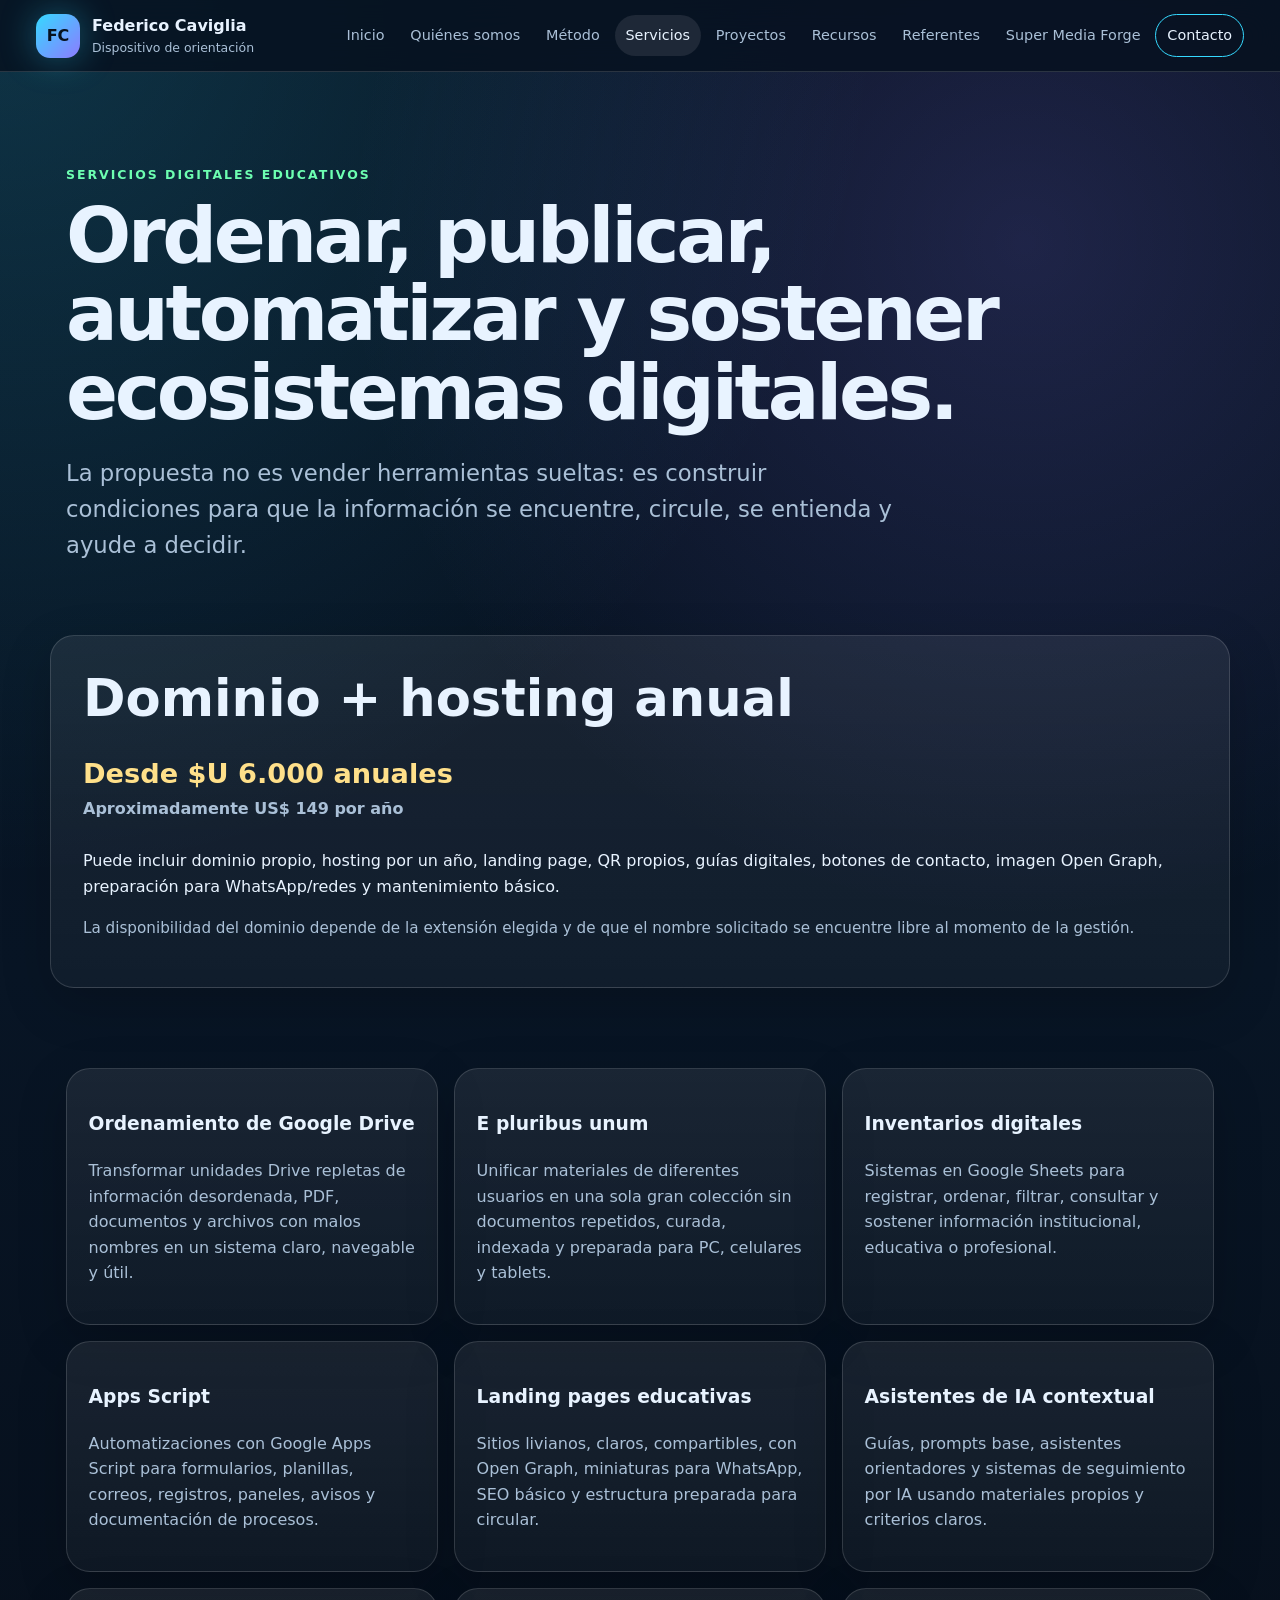
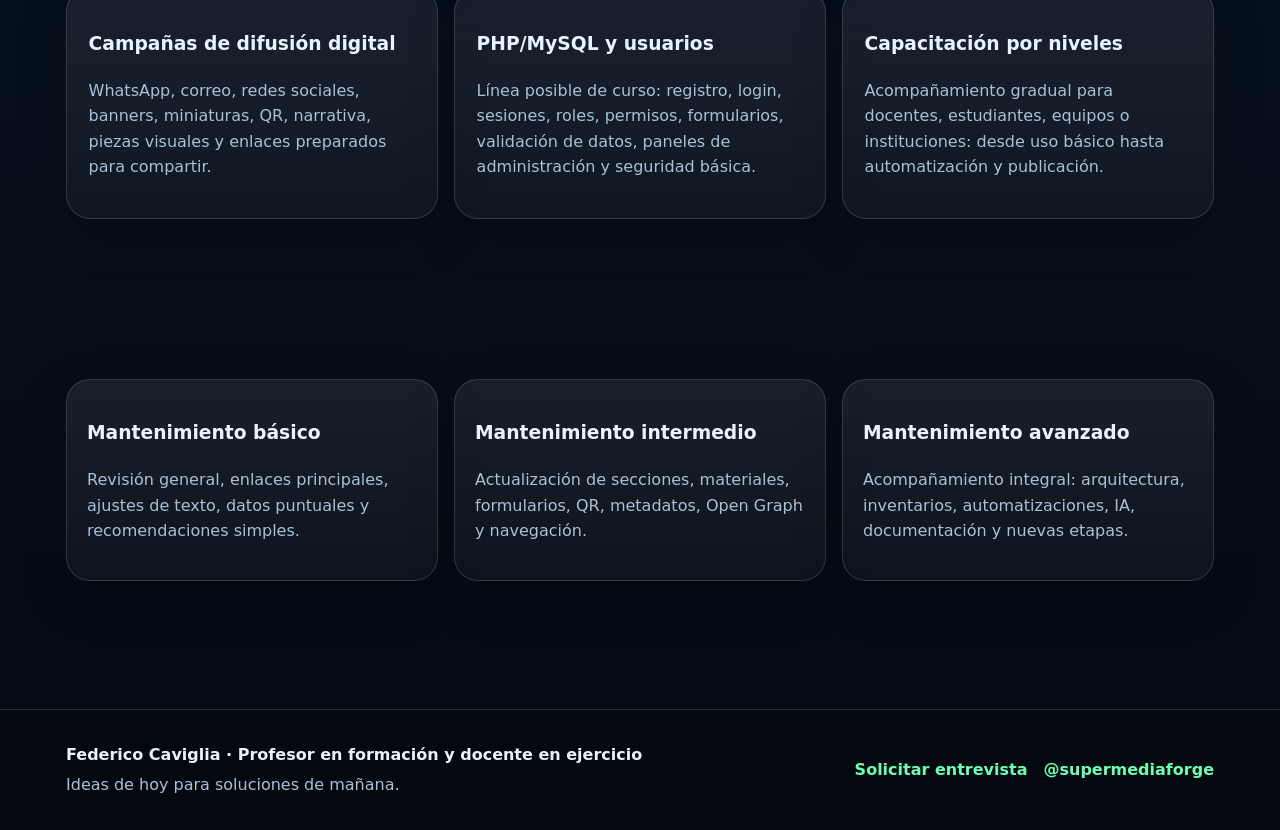
<file: pages/servicios.html>
<!DOCTYPE html>
<html lang="es-UY">
<head>
  <meta charset="UTF-8" />
  <meta name="viewport" content="width=device-width, initial-scale=1.0" />
  <title>Servicios | Federico Caviglia</title>
  <meta name="description" content="Servicios de organización digital, publicación web, automatización, IA contextual y difusión." />
  <meta name="author" content="Federico Caviglia" />
  <meta name="theme-color" content="#07111f" />
  <meta property="og:title" content="Servicios | Federico Caviglia" />
  <meta property="og:description" content="Servicios de organización digital, publicación web, automatización, IA contextual y difusión." />
  <meta property="og:type" content="website" />
  <meta property="og:url" content="https://federico-caviglia.netlify.app/" />
  <meta property="og:image" content="https://federico-caviglia.netlify.app/assets/img/og-image.svg" />
  <meta name="twitter:card" content="summary_large_image" />
  <meta name="twitter:title" content="Servicios | Federico Caviglia" />
  <meta name="twitter:description" content="Servicios de organización digital, publicación web, automatización, IA contextual y difusión." />
  <meta name="twitter:image" content="https://federico-caviglia.netlify.app/assets/img/og-image.svg" />
  <link rel="preload" href="../assets/css/styles.css" as="style" />
  <link rel="stylesheet" href="../assets/css/styles.css" />
  <script defer src="../assets/js/main.js"></script>
</head>
<body data-page="servicios">
  <a class="skip-link" href="#contenido">Saltar al contenido</a>
  <header class="site-header">
    <nav class="nav-shell" aria-label="Navegación principal">
      <a class="brand" href="../index.html" aria-label="Inicio Federico Caviglia">
        <span class="brand-mark">FC</span>
        <span><strong>Federico Caviglia</strong><small>Dispositivo de orientación</small></span>
      </a>
      <button class="menu-toggle" aria-expanded="false" aria-controls="main-menu" aria-label="Abrir menú">☰</button>
      <div class="main-menu" id="main-menu">
        <a data-nav="inicio" href="../index.html">Inicio</a><a data-nav="quienes-somos" href="../pages/quienes-somos.html">Quiénes somos</a><a data-nav="metodo" href="../pages/metodo.html">Método</a><a data-nav="servicios" href="../pages/servicios.html">Servicios</a><a data-nav="proyectos" href="../pages/proyectos.html">Proyectos</a><a data-nav="recursos" href="../pages/recursos.html">Recursos</a><a data-nav="referentes" href="../pages/referentes.html">Referentes</a><a data-nav="supermediaforge" href="../pages/supermediaforge.html">Super Media Forge</a><a class="nav-cta" data-nav="contacto" href="../pages/contacto.html">Contacto</a>
      </div>
    </nav>
  </header>
  <main id="contenido">

<section class="page-hero section-pad"><p class="eyebrow">Servicios digitales educativos</p><h1>Ordenar, publicar, automatizar y sostener ecosistemas digitales.</h1><p class="lead">La propuesta no es vender herramientas sueltas: es construir condiciones para que la información se encuentre, circule, se entienda y ayude a decidir.</p></section>
<section class="section-pad featured-service"><div><h2>Dominio + hosting anual</h2><p class="price">Desde $U 6.000 anuales <span>Aproximadamente US$ 149 por año</span></p><p>Puede incluir dominio propio, hosting por un año, landing page, QR propios, guías digitales, botones de contacto, imagen Open Graph, preparación para WhatsApp/redes y mantenimiento básico.</p><p class="note">La disponibilidad del dominio depende de la extensión elegida y de que el nombre solicitado se encuentre libre al momento de la gestión.</p></div></section>
<section class="section-pad cards-grid">
<article class="card"><h3>Ordenamiento de Google Drive</h3><p>Transformar unidades Drive repletas de información desordenada, PDF, documentos y archivos con malos nombres en un sistema claro, navegable y útil.</p></article><article class="card"><h3>E pluribus unum</h3><p>Unificar materiales de diferentes usuarios en una sola gran colección sin documentos repetidos, curada, indexada y preparada para PC, celulares y tablets.</p></article><article class="card"><h3>Inventarios digitales</h3><p>Sistemas en Google Sheets para registrar, ordenar, filtrar, consultar y sostener información institucional, educativa o profesional.</p></article><article class="card"><h3>Apps Script</h3><p>Automatizaciones con Google Apps Script para formularios, planillas, correos, registros, paneles, avisos y documentación de procesos.</p></article><article class="card"><h3>Landing pages educativas</h3><p>Sitios livianos, claros, compartibles, con Open Graph, miniaturas para WhatsApp, SEO básico y estructura preparada para circular.</p></article><article class="card"><h3>Asistentes de IA contextual</h3><p>Guías, prompts base, asistentes orientadores y sistemas de seguimiento por IA usando materiales propios y criterios claros.</p></article><article class="card"><h3>Campañas de difusión digital</h3><p>WhatsApp, correo, redes sociales, banners, miniaturas, QR, narrativa, piezas visuales y enlaces preparados para compartir.</p></article><article class="card"><h3>PHP/MySQL y usuarios</h3><p>Línea posible de curso: registro, login, sesiones, roles, permisos, formularios, validación de datos, paneles de administración y seguridad básica.</p></article><article class="card"><h3>Capacitación por niveles</h3><p>Acompañamiento gradual para docentes, estudiantes, equipos o instituciones: desde uso básico hasta automatización y publicación.</p></article></section>
<section class="section-pad three-cols"><article><h3>Mantenimiento básico</h3><p>Revisión general, enlaces principales, ajustes de texto, datos puntuales y recomendaciones simples.</p></article><article><h3>Mantenimiento intermedio</h3><p>Actualización de secciones, materiales, formularios, QR, metadatos, Open Graph y navegación.</p></article><article><h3>Mantenimiento avanzado</h3><p>Acompañamiento integral: arquitectura, inventarios, automatizaciones, IA, documentación y nuevas etapas.</p></article></section>
</main>
  <footer class="site-footer">
    <div class="footer-grid">
      <div>
        <strong>Federico Caviglia · Profesor en formación y docente en ejercicio</strong>
        <p>Ideas de hoy para soluciones de mañana.</p>
      </div>
      <div class="footer-links">
        <a href="mailto:federico.caviglia@gmail.com?subject=Solicitud%20de%20entrevista&body=Hola%20Federico%2C%20quiero%20conversar%20sobre%20un%20proyecto.%0A%0ANombre%3A%0ATipo%20de%20proyecto%3A%0AObjetivo%20principal%3A%0AMateriales%20disponibles%3A">Solicitar entrevista</a>
        <a href="https://youtube.com/@supermediaforge" target="_blank" rel="noopener">@supermediaforge</a>
      </div>
    </div>
  </footer>
</body>
</html>
</file>
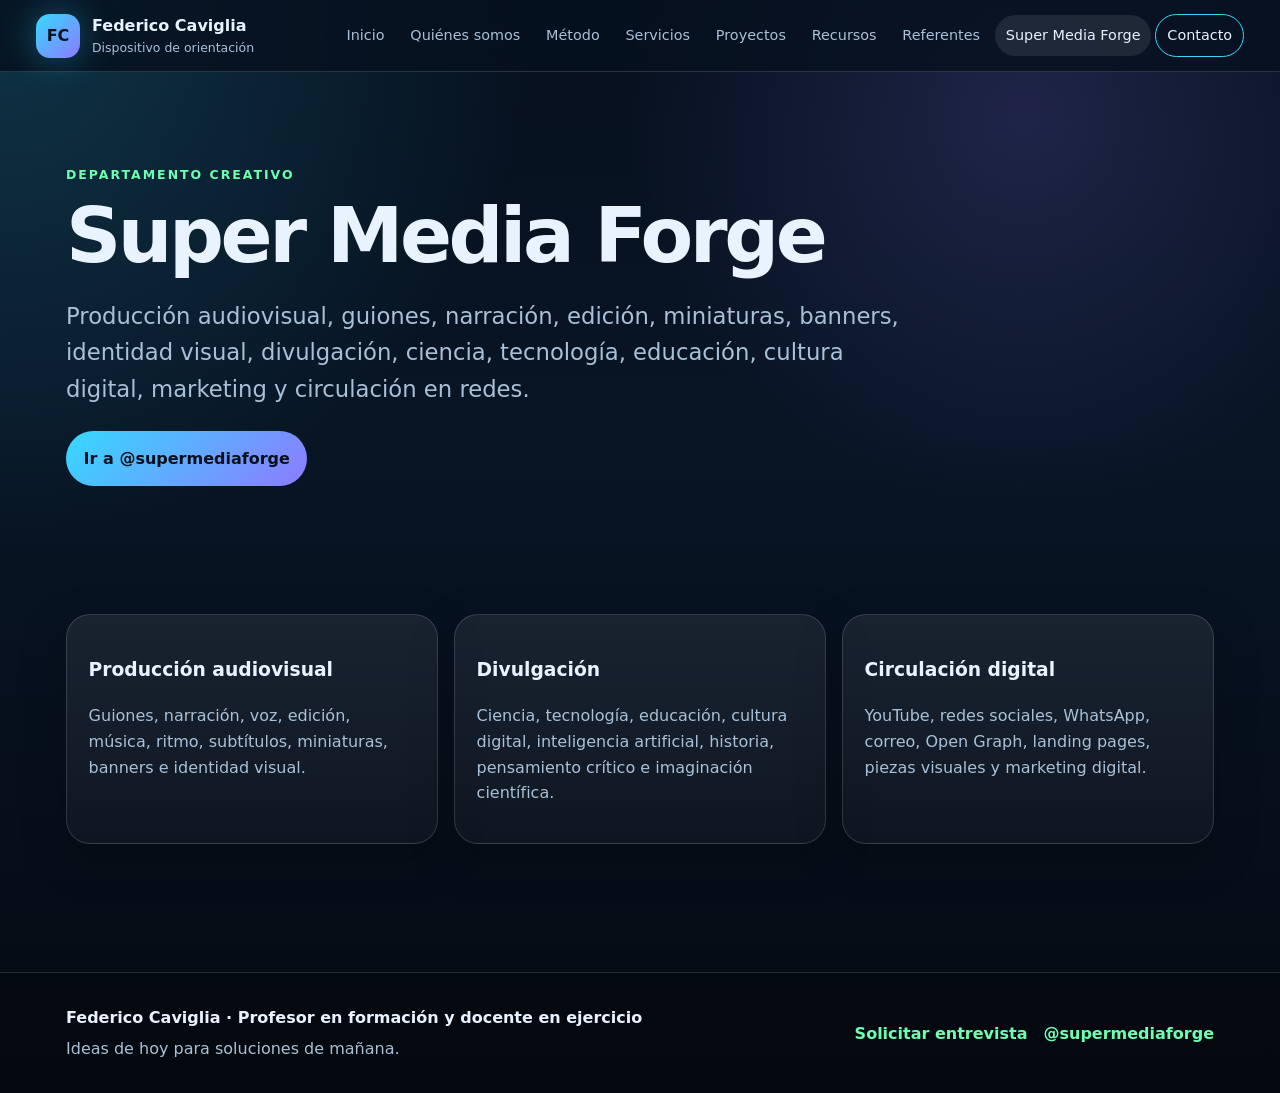
<file: pages/supermediaforge.html>
<!DOCTYPE html>
<html lang="es-UY">
<head>
  <meta charset="UTF-8" />
  <meta name="viewport" content="width=device-width, initial-scale=1.0" />
  <title>Super Media Forge | Federico Caviglia</title>
  <meta name="description" content="Departamento creativo para producción audiovisual, divulgación y circulación digital." />
  <meta name="author" content="Federico Caviglia" />
  <meta name="theme-color" content="#07111f" />
  <meta property="og:title" content="Super Media Forge | Federico Caviglia" />
  <meta property="og:description" content="Departamento creativo para producción audiovisual, divulgación y circulación digital." />
  <meta property="og:type" content="website" />
  <meta property="og:url" content="https://federico-caviglia.netlify.app/" />
  <meta property="og:image" content="https://federico-caviglia.netlify.app/assets/img/og-image.svg" />
  <meta name="twitter:card" content="summary_large_image" />
  <meta name="twitter:title" content="Super Media Forge | Federico Caviglia" />
  <meta name="twitter:description" content="Departamento creativo para producción audiovisual, divulgación y circulación digital." />
  <meta name="twitter:image" content="https://federico-caviglia.netlify.app/assets/img/og-image.svg" />
  <link rel="preload" href="../assets/css/styles.css" as="style" />
  <link rel="stylesheet" href="../assets/css/styles.css" />
  <script defer src="../assets/js/main.js"></script>
</head>
<body data-page="supermediaforge">
  <a class="skip-link" href="#contenido">Saltar al contenido</a>
  <header class="site-header">
    <nav class="nav-shell" aria-label="Navegación principal">
      <a class="brand" href="../index.html" aria-label="Inicio Federico Caviglia">
        <span class="brand-mark">FC</span>
        <span><strong>Federico Caviglia</strong><small>Dispositivo de orientación</small></span>
      </a>
      <button class="menu-toggle" aria-expanded="false" aria-controls="main-menu" aria-label="Abrir menú">☰</button>
      <div class="main-menu" id="main-menu">
        <a data-nav="inicio" href="../index.html">Inicio</a><a data-nav="quienes-somos" href="../pages/quienes-somos.html">Quiénes somos</a><a data-nav="metodo" href="../pages/metodo.html">Método</a><a data-nav="servicios" href="../pages/servicios.html">Servicios</a><a data-nav="proyectos" href="../pages/proyectos.html">Proyectos</a><a data-nav="recursos" href="../pages/recursos.html">Recursos</a><a data-nav="referentes" href="../pages/referentes.html">Referentes</a><a data-nav="supermediaforge" href="../pages/supermediaforge.html">Super Media Forge</a><a class="nav-cta" data-nav="contacto" href="../pages/contacto.html">Contacto</a>
      </div>
    </nav>
  </header>
  <main id="contenido">

<section class="page-hero section-pad"><p class="eyebrow">Departamento creativo</p><h1>Super Media Forge</h1><p class="lead">Producción audiovisual, guiones, narración, edición, miniaturas, banners, identidad visual, divulgación, ciencia, tecnología, educación, cultura digital, marketing y circulación en redes.</p><div class="hero-actions"><a class="btn primary" href="https://youtube.com/@supermediaforge" target="_blank" rel="noopener">Ir a @supermediaforge</a></div></section>
<section class="section-pad cards-grid"><article class="card"><h3>Producción audiovisual</h3><p>Guiones, narración, voz, edición, música, ritmo, subtítulos, miniaturas, banners e identidad visual.</p></article><article class="card"><h3>Divulgación</h3><p>Ciencia, tecnología, educación, cultura digital, inteligencia artificial, historia, pensamiento crítico e imaginación científica.</p></article><article class="card"><h3>Circulación digital</h3><p>YouTube, redes sociales, WhatsApp, correo, Open Graph, landing pages, piezas visuales y marketing digital.</p></article></section>
</main>
  <footer class="site-footer">
    <div class="footer-grid">
      <div>
        <strong>Federico Caviglia · Profesor en formación y docente en ejercicio</strong>
        <p>Ideas de hoy para soluciones de mañana.</p>
      </div>
      <div class="footer-links">
        <a href="mailto:federico.caviglia@gmail.com?subject=Solicitud%20de%20entrevista&body=Hola%20Federico%2C%20quiero%20conversar%20sobre%20un%20proyecto.%0A%0ANombre%3A%0ATipo%20de%20proyecto%3A%0AObjetivo%20principal%3A%0AMateriales%20disponibles%3A">Solicitar entrevista</a>
        <a href="https://youtube.com/@supermediaforge" target="_blank" rel="noopener">@supermediaforge</a>
      </div>
    </div>
  </footer>
</body>
</html>
</file>
<file: assets/css/styles.css>
:root{--bg:#07111f;--bg2:#050a13;--panel:#0d1c31;--panel2:#102944;--text:#e8f3ff;--muted:#aac0d7;--cyan:#35d9ff;--violet:#8d7bff;--green:#6dffb1;--gold:#ffe08a;--line:rgba(255,255,255,.14);--shadow:0 24px 80px rgba(0,0,0,.35);--radius:24px}*{box-sizing:border-box}html{scroll-behavior:smooth}body{margin:0;font-family:Inter,system-ui,-apple-system,Segoe UI,Roboto,Arial,sans-serif;background:radial-gradient(circle at top left,rgba(53,217,255,.18),transparent 32%),radial-gradient(circle at 80% 10%,rgba(141,123,255,.18),transparent 28%),linear-gradient(180deg,#06101e,#081525 40%,var(--bg2));color:var(--text);line-height:1.6}.skip-link{position:absolute;left:-999px}.skip-link:focus{left:1rem;top:1rem;z-index:100;background:#fff;color:#000;padding:.5rem 1rem;border-radius:10px}.site-header{position:sticky;top:0;z-index:20;background:rgba(7,17,31,.84);backdrop-filter:blur(16px);border-bottom:1px solid var(--line)}.nav-shell{max-width:1240px;margin:auto;padding:.8rem 1rem;display:flex;align-items:center;justify-content:space-between;gap:1rem}.brand{display:flex;gap:.75rem;align-items:center;color:var(--text);text-decoration:none;min-width:245px}.brand-mark{width:44px;height:44px;border-radius:14px;display:grid;place-items:center;background:linear-gradient(135deg,var(--cyan),var(--violet));color:#07111f;font-weight:900;box-shadow:0 0 35px rgba(53,217,255,.35)}.brand small{display:block;color:var(--muted);font-size:.78rem}.main-menu{display:flex;gap:.25rem;align-items:center;flex-wrap:wrap;justify-content:flex-end}.main-menu a{color:var(--muted);text-decoration:none;padding:.55rem .68rem;border-radius:999px;font-size:.9rem}.main-menu a:hover,.main-menu a.active{color:var(--text);background:rgba(255,255,255,.09)}.nav-cta{border:1px solid var(--cyan);color:var(--text)!important}.menu-toggle{display:none;background:transparent;color:var(--text);border:1px solid var(--line);border-radius:12px;font-size:1.4rem;padding:.35rem .65rem}.section-pad{max-width:1180px;margin:auto;padding:5rem 1rem}.hero{display:grid;grid-template-columns:1.06fr .94fr;gap:3rem;align-items:center;min-height:76vh}.eyebrow{text-transform:uppercase;letter-spacing:.16em;color:var(--green);font-size:.78rem;font-weight:800}.hero h1,.page-hero h1{font-size:clamp(2.35rem,6vw,5.25rem);line-height:1.02;margin:.3rem 0 1.2rem;letter-spacing:-.045em}.page-hero{padding-bottom:3rem}.lead{font-size:clamp(1.08rem,2vw,1.42rem);color:var(--muted);max-width:840px}.hero-actions{display:flex;flex-wrap:wrap;gap:.85rem;margin-top:1.5rem}.btn{display:inline-flex;align-items:center;justify-content:center;padding:.9rem 1.1rem;border-radius:999px;border:1px solid var(--line);color:var(--text);text-decoration:none;font-weight:800;background:rgba(255,255,255,.06)}.btn:hover{transform:translateY(-1px);background:rgba(255,255,255,.1)}.btn.primary{background:linear-gradient(135deg,var(--cyan),var(--violet));color:#06101e;border:0}.btn.ghost{border-color:var(--green)}.card-glow{border:1px solid var(--line);border-radius:var(--radius);background:linear-gradient(180deg,rgba(255,255,255,.08),rgba(255,255,255,.03));box-shadow:var(--shadow);overflow:hidden}.hero-visual img{display:block;width:100%;height:auto}.concept-ribbon{max-width:1180px;margin:-1rem auto 0;padding:1rem 1.25rem;border:1px solid rgba(109,255,177,.35);border-radius:999px;background:rgba(109,255,177,.08);display:flex;gap:.75rem;flex-wrap:wrap;align-items:center;justify-content:center;color:var(--muted)}.concept-ribbon strong{color:var(--text)}.section-head{max-width:840px;margin-bottom:2rem}.section-head h2,.split h2,.featured-service h2{font-size:clamp(1.9rem,4vw,3.2rem);line-height:1.06;margin:.2rem 0 1rem}.split{display:grid;grid-template-columns:1fr 1fr;gap:2rem;align-items:center}.method-stack{display:flex;flex-wrap:wrap;gap:.75rem;padding:1.25rem;border:1px solid var(--line);border-radius:var(--radius);background:rgba(255,255,255,.05)}.method-stack span{padding:.75rem .9rem;border-radius:999px;background:rgba(53,217,255,.1);border:1px solid rgba(53,217,255,.25);font-weight:800}.carousel{position:relative;border:1px solid var(--line);border-radius:var(--radius);background:linear-gradient(135deg,rgba(53,217,255,.10),rgba(141,123,255,.10));overflow:hidden;box-shadow:var(--shadow)}.slides{min-height:260px;display:grid}.slide{grid-area:1/1;padding:3rem;opacity:0;transform:translateX(20px);transition:.35s ease;pointer-events:none}.slide.active{opacity:1;transform:translateX(0);pointer-events:auto}.slide h3{font-size:2rem;margin:.2rem 0}.slide p{color:var(--muted);font-size:1.1rem}.slide a{color:var(--green);font-weight:800}.carousel-btn{position:absolute;top:50%;transform:translateY(-50%);z-index:2;width:44px;height:44px;border-radius:50%;border:1px solid var(--line);background:rgba(7,17,31,.8);color:var(--text);font-size:2rem}.carousel-btn.prev{left:1rem}.carousel-btn.next{right:1rem}.compact-grid,.cards-grid{display:grid;grid-template-columns:repeat(3,1fr);gap:1rem}.portal-card,.card,.featured-service,.three-cols article,.reference-groups article,.quote-card{border:1px solid var(--line);border-radius:var(--radius);background:linear-gradient(180deg,rgba(255,255,255,.075),rgba(255,255,255,.035));box-shadow:0 16px 50px rgba(0,0,0,.18)}.portal-card{padding:1.25rem;color:var(--text);text-decoration:none;min-height:210px;display:flex;flex-direction:column;justify-content:space-between}.portal-card:hover,.card:hover{border-color:rgba(53,217,255,.45);transform:translateY(-2px)}.portal-card span,.process article span{color:var(--cyan);font-weight:900}.portal-card p,.card p,.three-cols p,.reference-groups p{color:var(--muted)}.card{padding:1.35rem;min-height:210px}.card.feature{min-height:260px}.card-tag{color:var(--green)!important;text-transform:uppercase;letter-spacing:.12em;font-size:.76rem;font-weight:900}.featured-service{padding:2rem}.price{font-size:1.7rem;font-weight:900;color:var(--gold)}.price span{display:block;font-size:1rem;color:var(--muted);font-weight:600}.note{font-size:.95rem;color:var(--muted)}.three-cols{display:grid;grid-template-columns:repeat(3,1fr);gap:1rem}.three-cols article{padding:1.25rem}.process{display:grid;grid-template-columns:repeat(4,1fr);gap:1rem}.process article{border:1px solid var(--line);border-radius:var(--radius);padding:1.25rem;background:rgba(255,255,255,.055)}.reference-groups{display:grid;grid-template-columns:1fr 1fr;gap:1rem}.reference-groups article{padding:1.35rem}.quote-card{padding:2rem;font-size:1.5rem;color:var(--text)}.map-card{border:1px solid var(--line);border-radius:var(--radius);overflow:hidden;min-height:360px;box-shadow:var(--shadow)}.map-card iframe{width:100%;height:360px;border:0;display:block}.site-footer{border-top:1px solid var(--line);background:rgba(0,0,0,.18);margin-top:3rem}.footer-grid{max-width:1180px;margin:auto;padding:2rem 1rem;display:flex;justify-content:space-between;gap:1rem;align-items:center}.footer-grid p{color:var(--muted);margin:.3rem 0 0}.footer-links{display:flex;gap:1rem;flex-wrap:wrap}.footer-links a{color:var(--green);font-weight:800;text-decoration:none}@media(max-width:980px){.menu-toggle{display:block}.main-menu{display:none;position:absolute;left:1rem;right:1rem;top:72px;padding:1rem;border:1px solid var(--line);border-radius:20px;background:rgba(7,17,31,.98);box-shadow:var(--shadow)}.main-menu.open{display:grid}.main-menu a{padding:.8rem}.hero,.split{grid-template-columns:1fr}.hero{min-height:auto}.compact-grid,.cards-grid,.three-cols,.process,.reference-groups{grid-template-columns:1fr 1fr}.section-pad{padding:3.5rem 1rem}.concept-ribbon{border-radius:22px;margin:0 1rem}}@media(max-width:640px){.compact-grid,.cards-grid,.three-cols,.process,.reference-groups{grid-template-columns:1fr}.brand{min-width:auto}.brand strong{font-size:.95rem}.brand small{font-size:.72rem}.slide{padding:2.6rem 1.4rem}.carousel-btn{display:none}.footer-grid{display:block}.hero-actions .btn{width:100%}.hero h1,.page-hero h1{font-size:2.45rem}}
</file>
